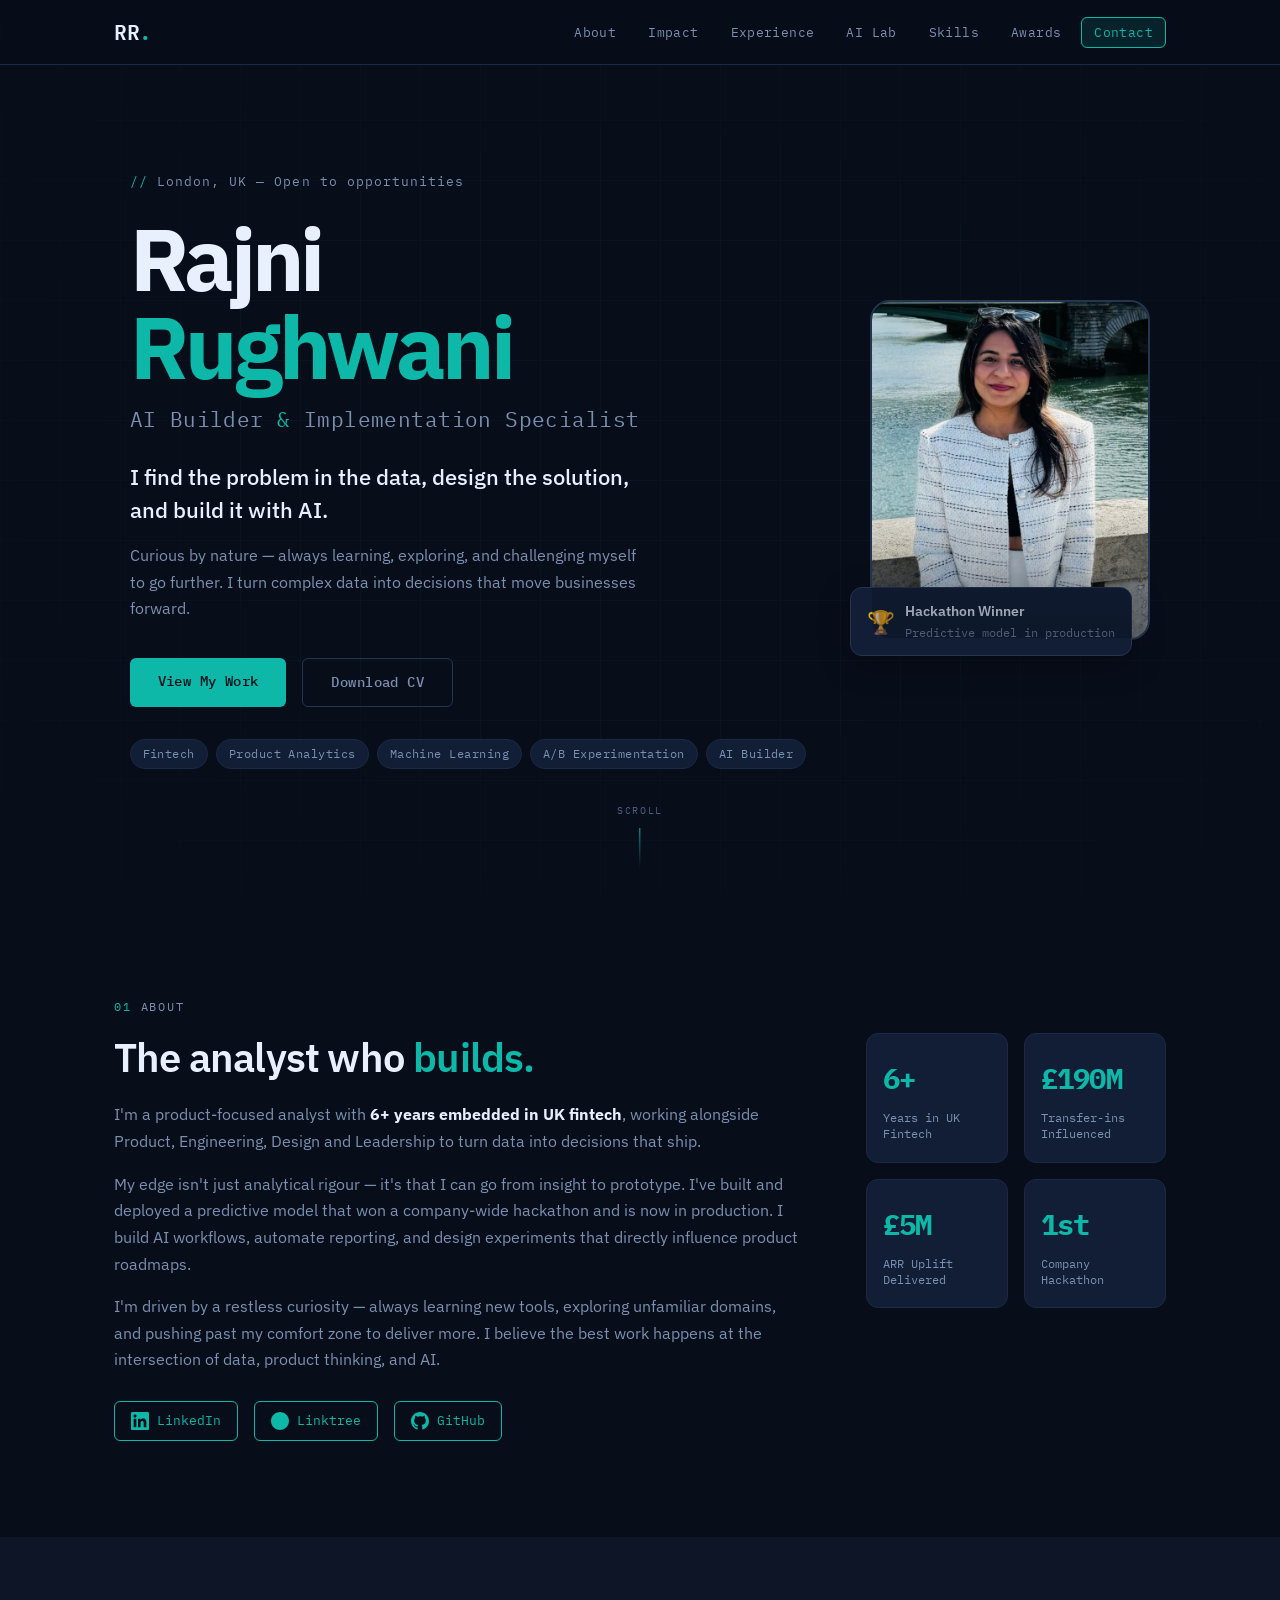
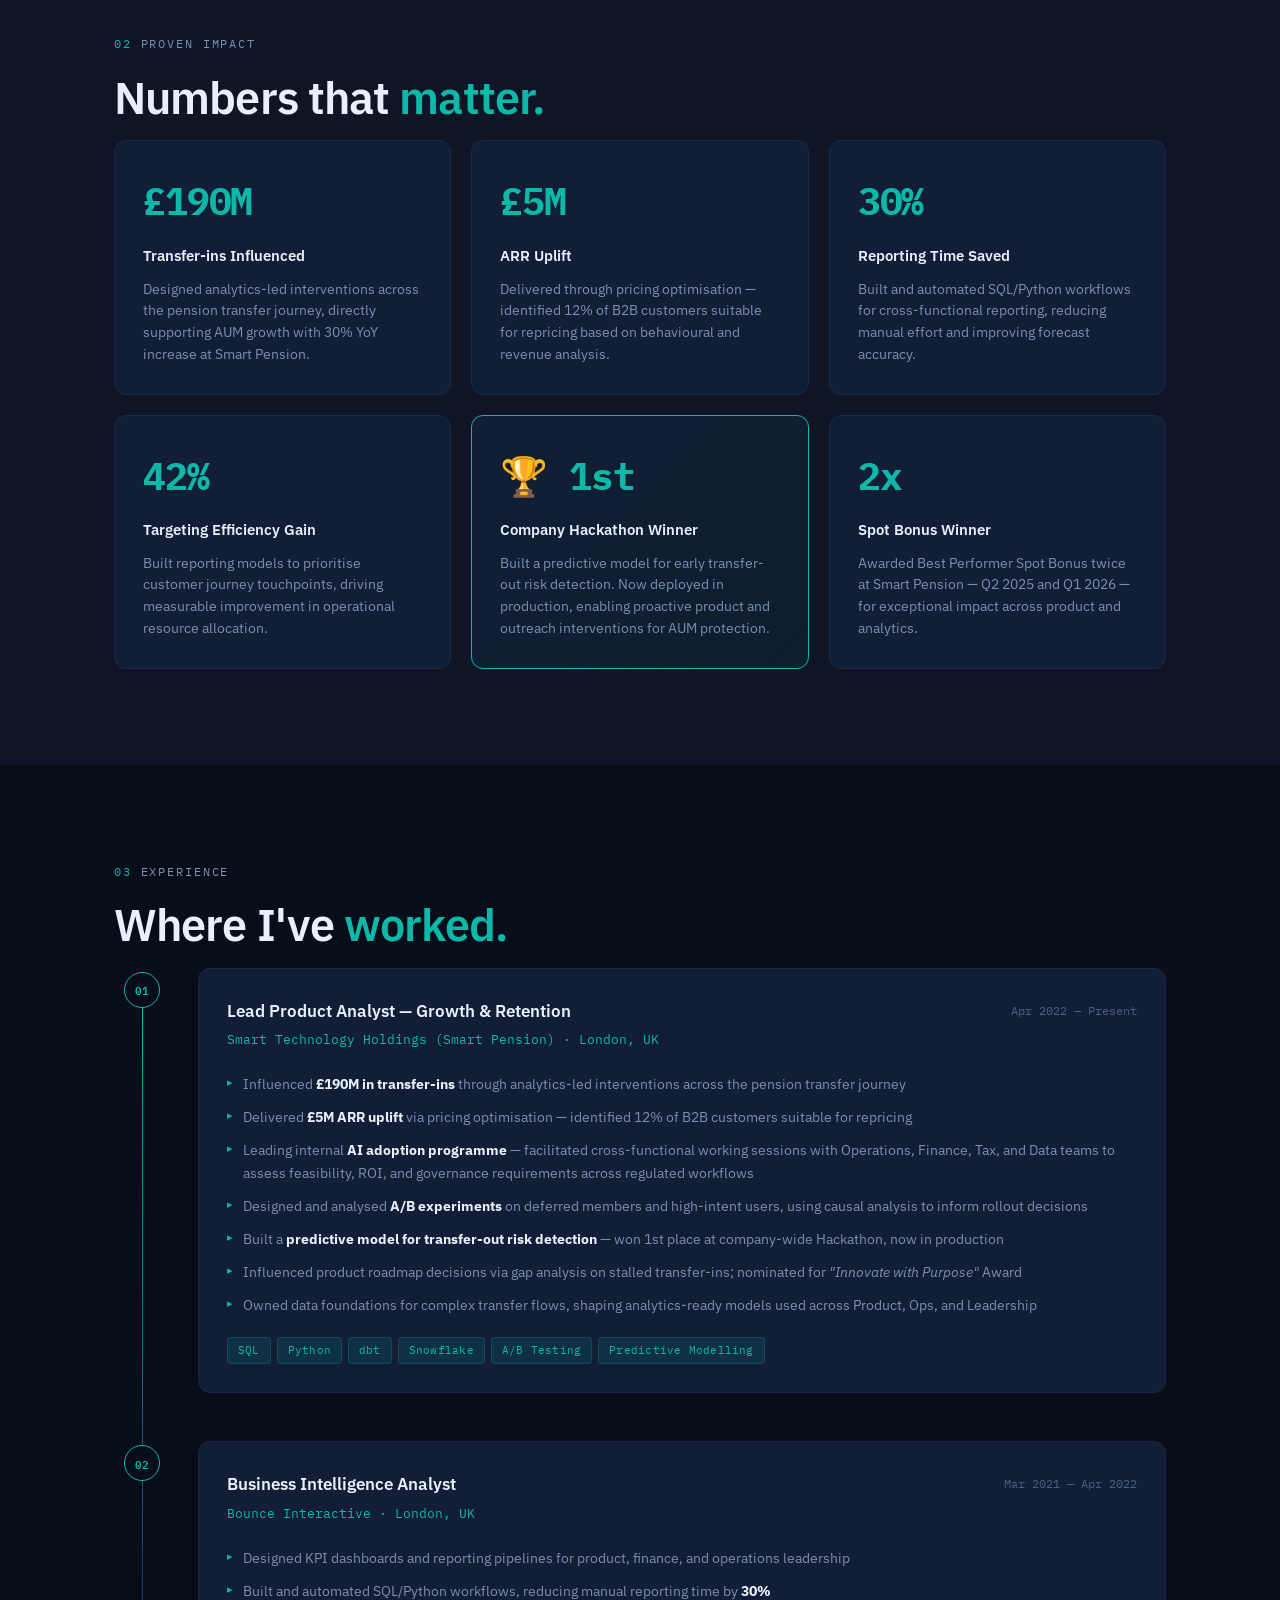
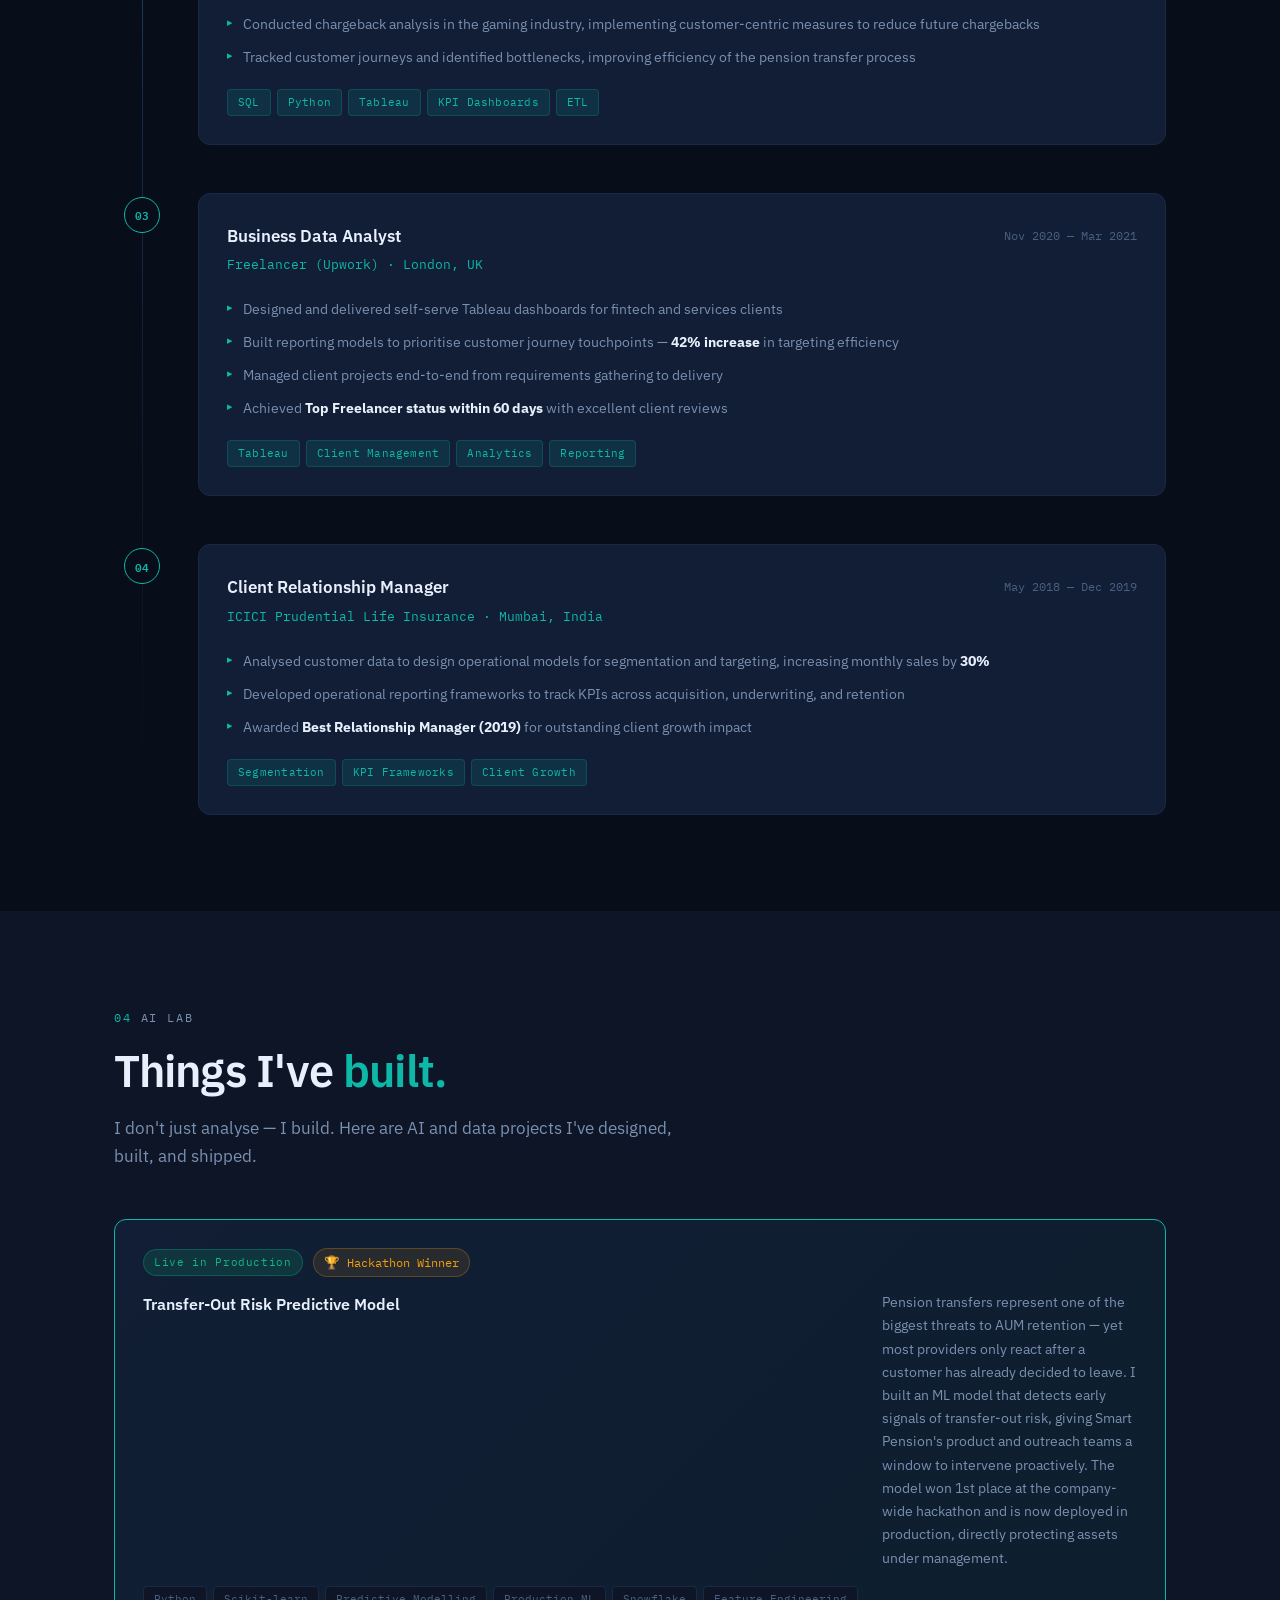
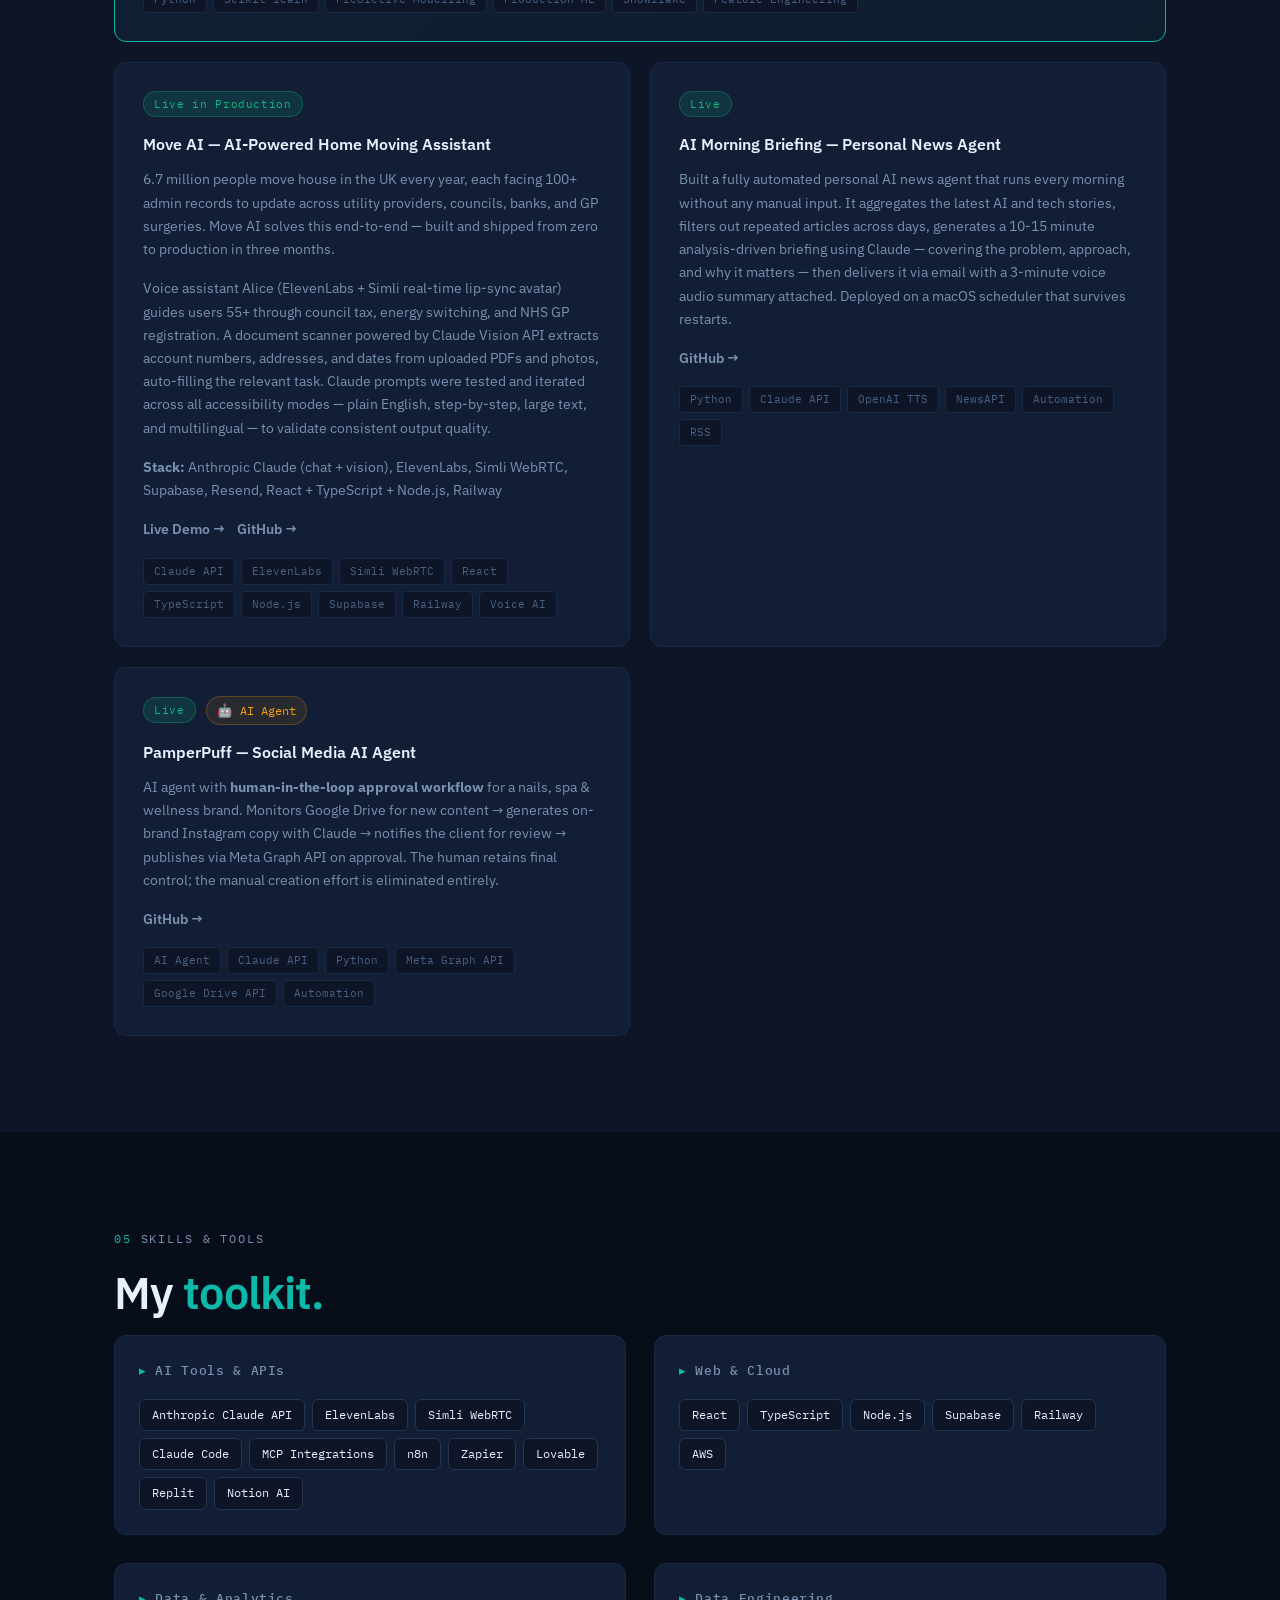
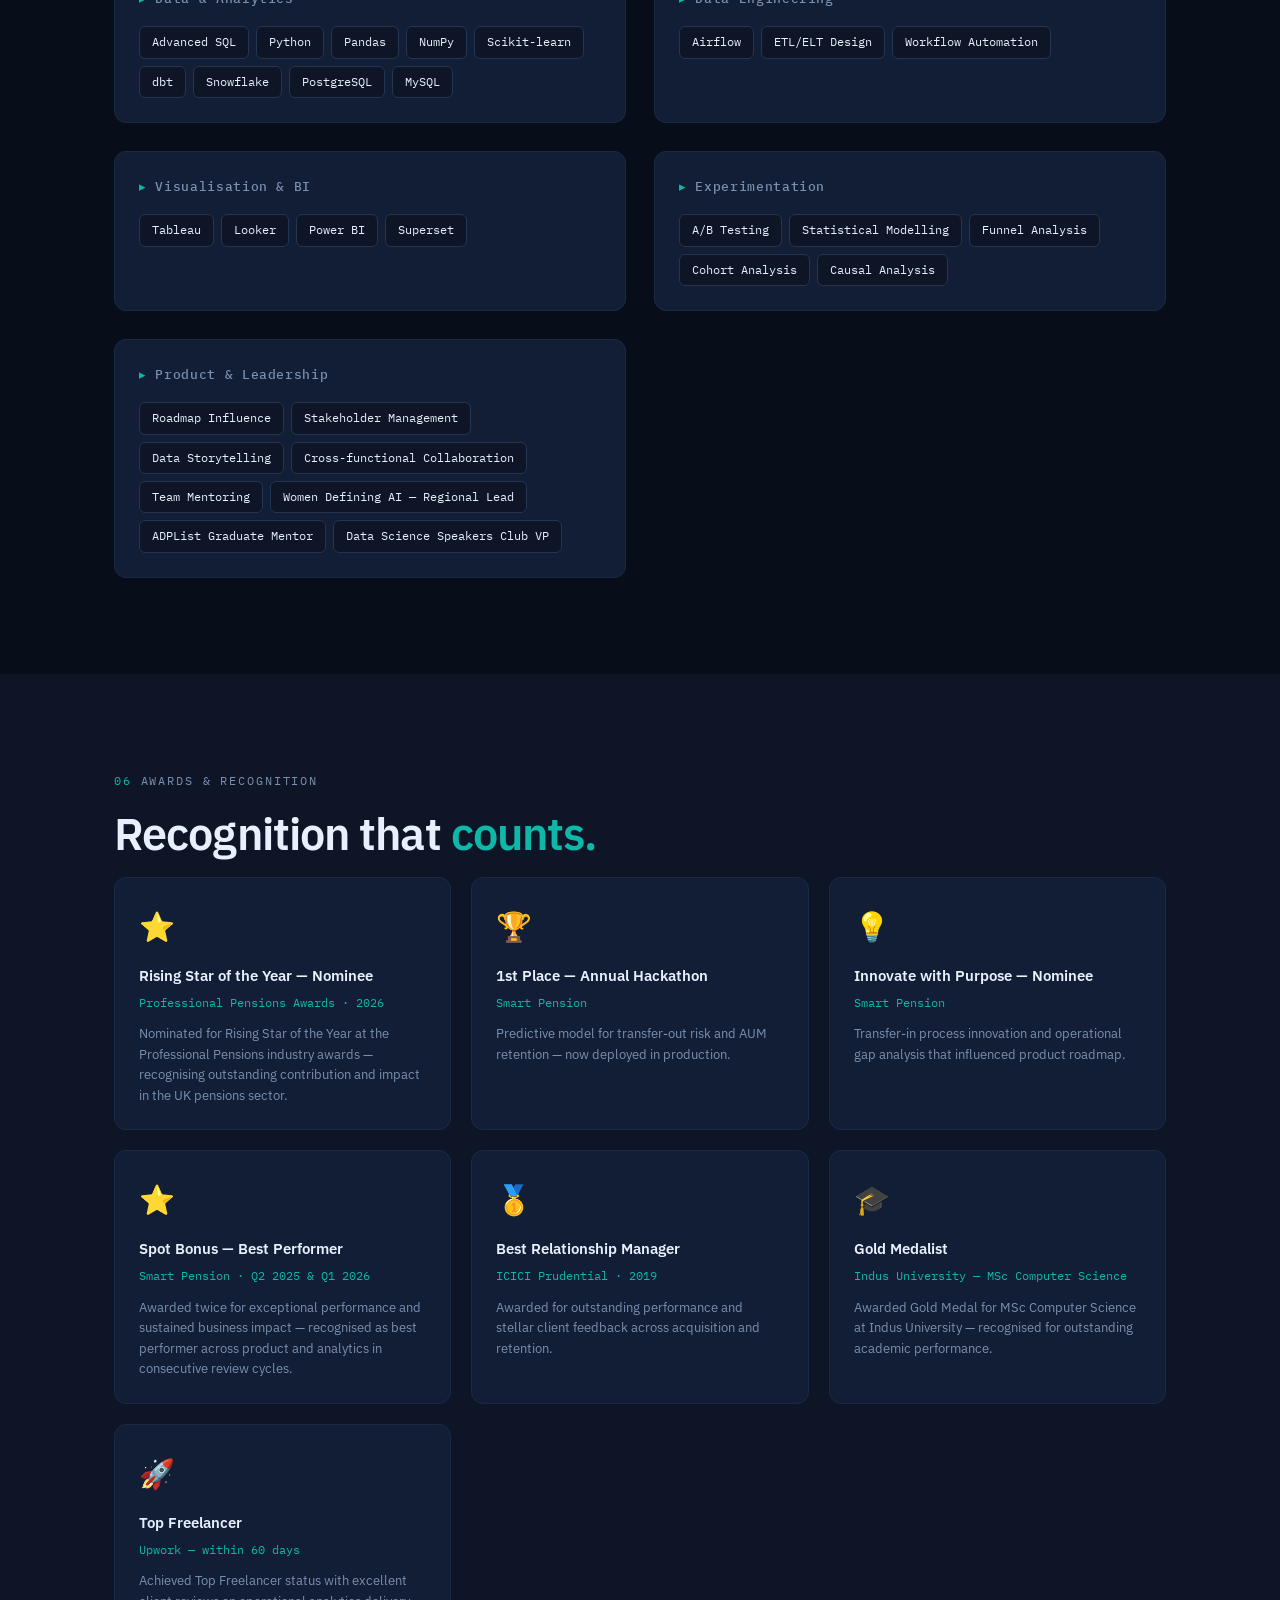
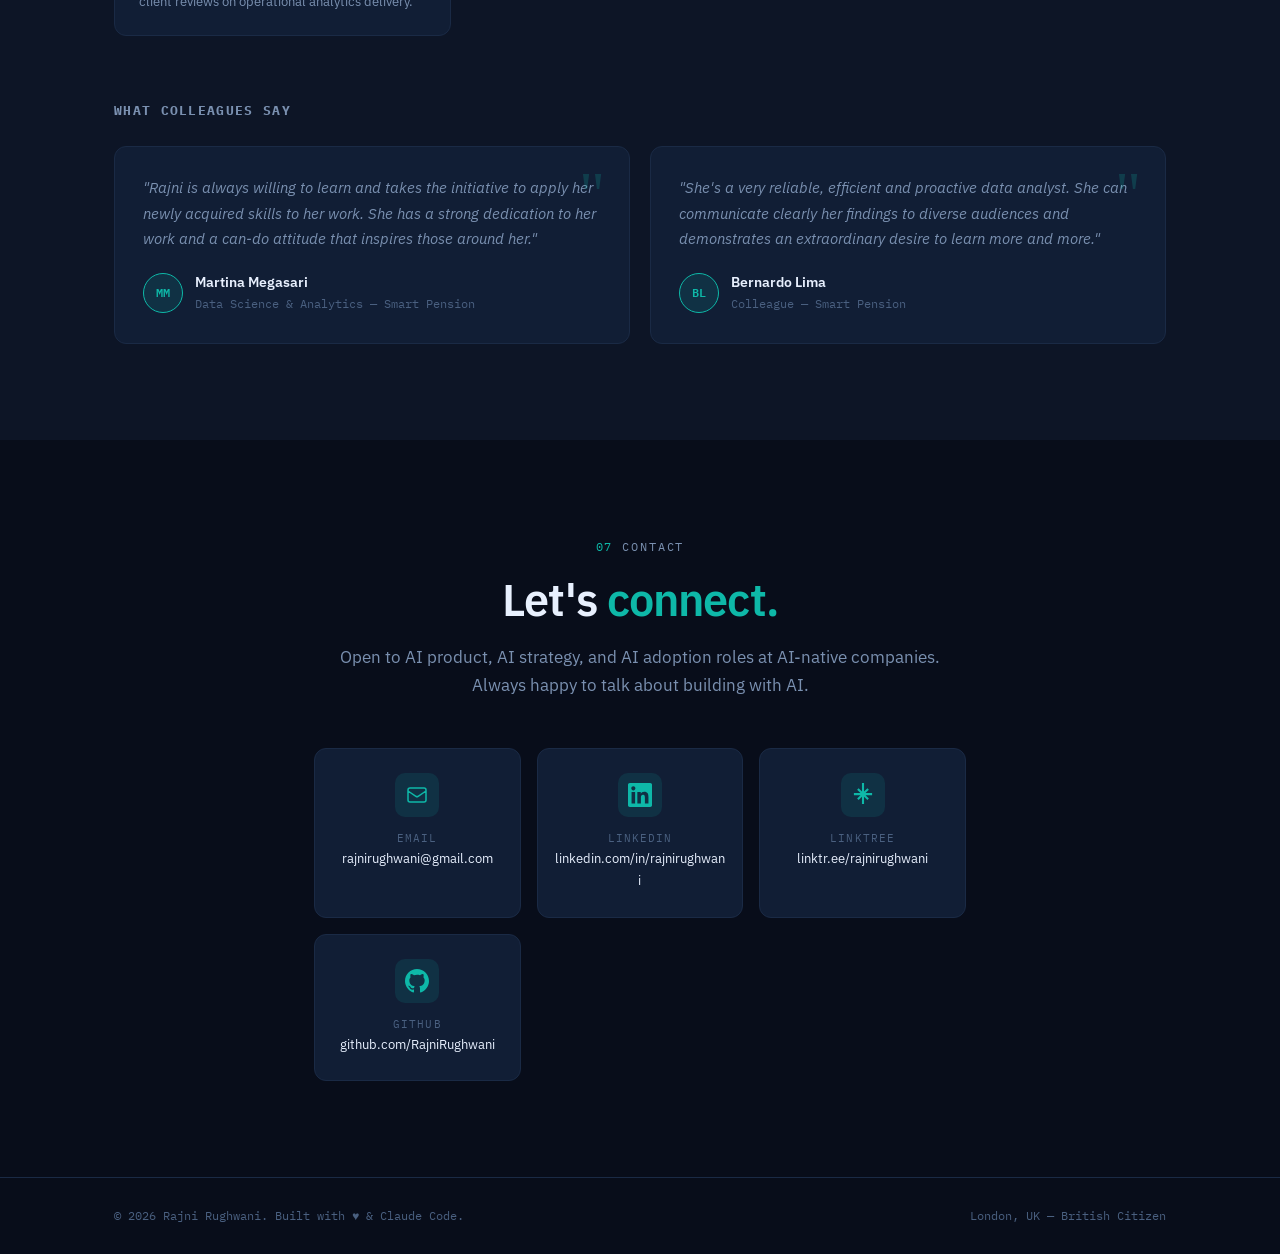
<file: index.html>
<!DOCTYPE html>
<html lang="en">
<head>
  <meta charset="UTF-8" />
  <meta name="viewport" content="width=device-width, initial-scale=1.0" />
  <title>Rajni Rughwani — AI Builder & Implementation Specialist</title>
  <meta name="description" content="Rajni Rughwani — AI Builder & Implementation Specialist. 6+ years in regulated UK fintech. Builds and implements AI in production." />
  <link rel="preconnect" href="https://fonts.googleapis.com" />
  <link rel="preconnect" href="https://fonts.gstatic.com" crossorigin />
  <link href="https://fonts.googleapis.com/css2?family=IBM+Plex+Mono:wght@300;400;500;600&family=IBM+Plex+Sans:wght@300;400;500;600;700&display=swap" rel="stylesheet" />
  <link rel="stylesheet" href="style.css" />
</head>
<body>

  <!-- NAV -->
  <nav id="navbar">
    <div class="nav-inner">
      <a href="#hero" class="nav-logo">RR<span class="accent">.</span></a>
      <button class="nav-toggle" id="navToggle" aria-label="Toggle menu">
        <span></span><span></span><span></span>
      </button>
      <ul class="nav-links" id="navLinks">
        <li><a href="#about">About</a></li>
        <li><a href="#impact">Impact</a></li>
        <li><a href="#experience">Experience</a></li>
        <li><a href="#ailab">AI Lab</a></li>
        <li><a href="#skills">Skills</a></li>
        <li><a href="#awards">Awards</a></li>
        <li><a href="#contact" class="nav-cta">Contact</a></li>
      </ul>
    </div>
  </nav>

  <!-- HERO -->
  <section id="hero">
    <div class="hero-bg-grid"></div>
    <div class="container hero-inner">
      <div class="hero-text">
        <p class="hero-eyebrow"><span class="accent">// </span>London, UK &mdash; Open to opportunities</p>
        <h1>Rajni<br /><span class="accent">Rughwani</span></h1>
        <p class="hero-title">AI Builder <span class="accent">&</span> Implementation Specialist</p>
        <p class="hero-tagline">I find the problem in the data, design the solution,<br class="hide-sm" /> and build it with AI.</p>
        <p class="hero-sub">Curious by nature &mdash; always learning, exploring, and challenging myself to go further. I turn complex data into decisions that move businesses forward.</p>
        <div class="hero-actions">
          <a href="#impact" class="btn btn-primary">View My Work</a>
          <a href="public/rajni-cv.pdf" class="btn btn-outline" download>Download CV</a>
        </div>
        <div class="hero-badges">
          <span class="badge">Fintech</span>
          <span class="badge">Product Analytics</span>
          <span class="badge">Machine Learning</span>
          <span class="badge">A/B Experimentation</span>
          <span class="badge">AI Builder</span>
        </div>
      </div>
      <div class="hero-photo">
        <div class="photo-frame">
          <img src="public/rajni.jpg" alt="Rajni Rughwani" />
        </div>
        <div class="photo-card">
          <span class="photo-card-icon">🏆</span>
          <div>
            <p class="photo-card-title">Hackathon Winner</p>
            <p class="photo-card-sub">Predictive model in production</p>
          </div>
        </div>
      </div>
    </div>
    <div class="hero-scroll">
      <span>scroll</span>
      <div class="scroll-line"></div>
    </div>
  </section>

  <!-- ABOUT -->
  <section id="about">
    <div class="container">
      <div class="section-label"><span class="accent">01 </span>About</div>
      <div class="about-grid">
        <div class="about-text">
          <h2>The analyst who <span class="accent">builds.</span></h2>
          <p>I'm a product-focused analyst with <strong>6+ years embedded in UK fintech</strong>, working alongside Product, Engineering, Design and Leadership to turn data into decisions that ship.</p>
          <p>My edge isn't just analytical rigour &mdash; it's that I can go from insight to prototype. I've built and deployed a predictive model that won a company-wide hackathon and is now in production. I build AI workflows, automate reporting, and design experiments that directly influence product roadmaps.</p>
          <p>I'm driven by a restless curiosity &mdash; always learning new tools, exploring unfamiliar domains, and pushing past my comfort zone to deliver more. I believe the best work happens at the intersection of data, product thinking, and AI.</p>
          <div class="about-links">
            <a href="https://linkedin.com/in/rajnirughwani/" target="_blank" rel="noopener" class="about-link">
              <svg width="18" height="18" viewBox="0 0 24 24" fill="currentColor"><path d="M20.447 20.452h-3.554v-5.569c0-1.328-.027-3.037-1.852-3.037-1.853 0-2.136 1.445-2.136 2.939v5.667H9.351V9h3.414v1.561h.046c.477-.9 1.637-1.85 3.37-1.85 3.601 0 4.267 2.37 4.267 5.455v6.286zM5.337 7.433c-1.144 0-2.063-.926-2.063-2.065 0-1.138.92-2.063 2.063-2.063 1.14 0 2.064.925 2.064 2.063 0 1.139-.925 2.065-2.064 2.065zm1.782 13.019H3.555V9h3.564v11.452zM22.225 0H1.771C.792 0 0 .774 0 1.729v20.542C0 23.227.792 24 1.771 24h20.451C23.2 24 24 23.227 24 22.271V1.729C24 .774 23.2 0 22.222 0h.003z"/></svg>
              LinkedIn
            </a>
            <a href="https://linktr.ee/rajnirughwani" target="_blank" rel="noopener" class="about-link">
              <svg width="18" height="18" viewBox="0 0 24 24" fill="currentColor"><path d="M7.953 15.066c-.08.163-.08.324-.08.486.08.517.528.897 1.052.897h6.15c.527 0 .974-.38 1.052-.897.002-.162-.026-.324-.08-.486L13.1 8.198h2.846l-2.79-3.066 2.79-3.066H13.1V0h-2.2v2.066H8.055l2.79 3.066-2.79 3.066H10.9l-2.947 6.868zM12 24c6.627 0 12-5.373 12-12S18.627 0 12 0 0 5.373 0 12s5.373 12 12 12z"/></svg>
              Linktree
            </a>
            <a href="https://github.com/RajniRughwani" target="_blank" rel="noopener" class="about-link">
              <svg width="18" height="18" viewBox="0 0 24 24" fill="currentColor"><path d="M12 0C5.374 0 0 5.373 0 12c0 5.302 3.438 9.8 8.207 11.387.599.111.793-.261.793-.577v-2.234c-3.338.726-4.033-1.416-4.033-1.416-.546-1.387-1.333-1.756-1.333-1.756-1.089-.745.083-.729.083-.729 1.205.084 1.839 1.237 1.839 1.237 1.07 1.834 2.807 1.304 3.492.997.107-.775.418-1.305.762-1.604-2.665-.305-5.467-1.334-5.467-5.931 0-1.311.469-2.381 1.236-3.221-.124-.303-.535-1.524.117-3.176 0 0 1.008-.322 3.301 1.23A11.509 11.509 0 0112 5.803c1.02.005 2.047.138 3.006.404 2.291-1.552 3.297-1.23 3.297-1.23.653 1.653.242 2.874.118 3.176.77.84 1.235 1.911 1.235 3.221 0 4.609-2.807 5.624-5.479 5.921.43.372.823 1.102.823 2.222v3.293c0 .319.192.694.801.576C20.566 21.797 24 17.3 24 12c0-6.627-5.373-12-12-12z"/></svg>
              GitHub
            </a>
          </div>
        </div>
        <div class="about-stats">
          <div class="stat-item">
            <span class="stat-num accent">6+</span>
            <span class="stat-label">Years in UK Fintech</span>
          </div>
          <div class="stat-item">
            <span class="stat-num accent">£190M</span>
            <span class="stat-label">Transfer-ins Influenced</span>
          </div>
          <div class="stat-item">
            <span class="stat-num accent">£5M</span>
            <span class="stat-label">ARR Uplift Delivered</span>
          </div>
          <div class="stat-item">
            <span class="stat-num accent">1st</span>
            <span class="stat-label">Company Hackathon</span>
          </div>
        </div>
      </div>
    </div>
  </section>

  <!-- IMPACT -->
  <section id="impact" class="section-dark">
    <div class="container">
      <div class="section-label"><span class="accent">02 </span>Proven Impact</div>
      <h2 class="section-title">Numbers that <span class="accent">matter.</span></h2>
      <div class="impact-grid">
        <div class="impact-card">
          <div class="impact-num">£190M</div>
          <div class="impact-title">Transfer-ins Influenced</div>
          <div class="impact-desc">Designed analytics-led interventions across the pension transfer journey, directly supporting AUM growth with 30% YoY increase at Smart Pension.</div>
        </div>
        <div class="impact-card">
          <div class="impact-num">£5M</div>
          <div class="impact-title">ARR Uplift</div>
          <div class="impact-desc">Delivered through pricing optimisation — identified 12% of B2B customers suitable for repricing based on behavioural and revenue analysis.</div>
        </div>
        <div class="impact-card">
          <div class="impact-num">30%</div>
          <div class="impact-title">Reporting Time Saved</div>
          <div class="impact-desc">Built and automated SQL/Python workflows for cross-functional reporting, reducing manual effort and improving forecast accuracy.</div>
        </div>
        <div class="impact-card">
          <div class="impact-num">42%</div>
          <div class="impact-title">Targeting Efficiency Gain</div>
          <div class="impact-desc">Built reporting models to prioritise customer journey touchpoints, driving measurable improvement in operational resource allocation.</div>
        </div>
        <div class="impact-card impact-card-highlight">
          <div class="impact-num">🏆 1st</div>
          <div class="impact-title">Company Hackathon Winner</div>
          <div class="impact-desc">Built a predictive model for early transfer-out risk detection. Now deployed in production, enabling proactive product and outreach interventions for AUM protection.</div>
        </div>
        <div class="impact-card">
          <div class="impact-num">2x</div>
          <div class="impact-title">Spot Bonus Winner</div>
          <div class="impact-desc">Awarded Best Performer Spot Bonus twice at Smart Pension — Q2 2025 and Q1 2026 — for exceptional impact across product and analytics.</div>
        </div>
      </div>
    </div>
  </section>

  <!-- EXPERIENCE -->
  <section id="experience">
    <div class="container">
      <div class="section-label"><span class="accent">03 </span>Experience</div>
      <h2 class="section-title">Where I've <span class="accent">worked.</span></h2>
      <div class="timeline">

        <div class="timeline-item">
          <div class="timeline-marker">
            <span class="timeline-num">01</span>
          </div>
          <div class="timeline-content">
            <div class="timeline-header">
              <div>
                <h3 class="timeline-role">Lead Product Analyst — Growth & Retention</h3>
                <p class="timeline-company">Smart Technology Holdings (Smart Pension) &middot; London, UK</p>
              </div>
              <span class="timeline-date">Apr 2022 — Present</span>
            </div>
            <ul class="timeline-bullets">
              <li>Influenced <strong>£190M in transfer-ins</strong> through analytics-led interventions across the pension transfer journey</li>
              <li>Delivered <strong>£5M ARR uplift</strong> via pricing optimisation — identified 12% of B2B customers suitable for repricing</li>
              <li>Leading internal <strong>AI adoption programme</strong> — facilitated cross-functional working sessions with Operations, Finance, Tax, and Data teams to assess feasibility, ROI, and governance requirements across regulated workflows</li>
              <li>Designed and analysed <strong>A/B experiments</strong> on deferred members and high-intent users, using causal analysis to inform rollout decisions</li>
              <li>Built a <strong>predictive model for transfer-out risk detection</strong> — won 1st place at company-wide Hackathon, now in production</li>
              <li>Influenced product roadmap decisions via gap analysis on stalled transfer-ins; nominated for <em>"Innovate with Purpose"</em> Award</li>
              <li>Owned data foundations for complex transfer flows, shaping analytics-ready models used across Product, Ops, and Leadership</li>
            </ul>
            <div class="timeline-tags">
              <span>SQL</span><span>Python</span><span>dbt</span><span>Snowflake</span><span>A/B Testing</span><span>Predictive Modelling</span>
            </div>
          </div>
        </div>

        <div class="timeline-item">
          <div class="timeline-marker">
            <span class="timeline-num">02</span>
          </div>
          <div class="timeline-content">
            <div class="timeline-header">
              <div>
                <h3 class="timeline-role">Business Intelligence Analyst</h3>
                <p class="timeline-company">Bounce Interactive &middot; London, UK</p>
              </div>
              <span class="timeline-date">Mar 2021 — Apr 2022</span>
            </div>
            <ul class="timeline-bullets">
              <li>Designed KPI dashboards and reporting pipelines for product, finance, and operations leadership</li>
              <li>Built and automated SQL/Python workflows, reducing manual reporting time by <strong>30%</strong></li>
              <li>Conducted chargeback analysis in the gaming industry, implementing customer-centric measures to reduce future chargebacks</li>
              <li>Tracked customer journeys and identified bottlenecks, improving efficiency of the pension transfer process</li>
            </ul>
            <div class="timeline-tags">
              <span>SQL</span><span>Python</span><span>Tableau</span><span>KPI Dashboards</span><span>ETL</span>
            </div>
          </div>
        </div>

        <div class="timeline-item">
          <div class="timeline-marker">
            <span class="timeline-num">03</span>
          </div>
          <div class="timeline-content">
            <div class="timeline-header">
              <div>
                <h3 class="timeline-role">Business Data Analyst</h3>
                <p class="timeline-company">Freelancer (Upwork) &middot; London, UK</p>
              </div>
              <span class="timeline-date">Nov 2020 — Mar 2021</span>
            </div>
            <ul class="timeline-bullets">
              <li>Designed and delivered self-serve Tableau dashboards for fintech and services clients</li>
              <li>Built reporting models to prioritise customer journey touchpoints — <strong>42% increase</strong> in targeting efficiency</li>
              <li>Managed client projects end-to-end from requirements gathering to delivery</li>
              <li>Achieved <strong>Top Freelancer status within 60 days</strong> with excellent client reviews</li>
            </ul>
            <div class="timeline-tags">
              <span>Tableau</span><span>Client Management</span><span>Analytics</span><span>Reporting</span>
            </div>
          </div>
        </div>

        <div class="timeline-item">
          <div class="timeline-marker">
            <span class="timeline-num">04</span>
          </div>
          <div class="timeline-content">
            <div class="timeline-header">
              <div>
                <h3 class="timeline-role">Client Relationship Manager</h3>
                <p class="timeline-company">ICICI Prudential Life Insurance &middot; Mumbai, India</p>
              </div>
              <span class="timeline-date">May 2018 — Dec 2019</span>
            </div>
            <ul class="timeline-bullets">
              <li>Analysed customer data to design operational models for segmentation and targeting, increasing monthly sales by <strong>30%</strong></li>
              <li>Developed operational reporting frameworks to track KPIs across acquisition, underwriting, and retention</li>
              <li>Awarded <strong>Best Relationship Manager (2019)</strong> for outstanding client growth impact</li>
            </ul>
            <div class="timeline-tags">
              <span>Segmentation</span><span>KPI Frameworks</span><span>Client Growth</span>
            </div>
          </div>
        </div>

      </div>
    </div>
  </section>

  <!-- AI LAB -->
  <section id="ailab" class="section-dark">
    <div class="container">
      <div class="section-label"><span class="accent">04 </span>AI Lab</div>
      <h2 class="section-title">Things I've <span class="accent">built.</span></h2>
      <p class="section-sub">I don't just analyse — I build. Here are AI and data projects I've designed, built, and shipped.</p>
      <div class="lab-grid">

        <div class="lab-card lab-card-featured">
          <div class="lab-card-top">
            <span class="lab-status lab-status-live">Live in Production</span>
            <span class="lab-award">🏆 Hackathon Winner</span>
          </div>
          <h3>Transfer-Out Risk Predictive Model</h3>
          <p>Pension transfers represent one of the biggest threats to AUM retention — yet most providers only react after a customer has already decided to leave. I built an ML model that detects early signals of transfer-out risk, giving Smart Pension's product and outreach teams a window to intervene proactively. The model won 1st place at the company-wide hackathon and is now deployed in production, directly protecting assets under management.</p>
          <div class="lab-tags">
            <span>Python</span><span>Scikit-learn</span><span>Predictive Modelling</span><span>Production ML</span><span>Snowflake</span><span>Feature Engineering</span>
          </div>
        </div>

        <div class="lab-card">
          <div class="lab-card-top">
            <span class="lab-status lab-status-live">Live in Production</span>
          </div>
          <h3>Move AI — AI-Powered Home Moving Assistant</h3>
          <p>6.7 million people move house in the UK every year, each facing 100+ admin records to update across utility providers, councils, banks, and GP surgeries. Move AI solves this end-to-end — built and shipped from zero to production in three months.</p>
          <p>Voice assistant Alice (ElevenLabs + Simli real-time lip-sync avatar) guides users 55+ through council tax, energy switching, and NHS GP registration. A document scanner powered by Claude Vision API extracts account numbers, addresses, and dates from uploaded PDFs and photos, auto-filling the relevant task. Claude prompts were tested and iterated across all accessibility modes — plain English, step-by-step, large text, and multilingual — to validate consistent output quality.</p>
          <p style="margin-top:0.75rem"><strong>Stack:</strong> Anthropic Claude (chat + vision), ElevenLabs, Simli WebRTC, Supabase, Resend, React + TypeScript + Node.js, Railway</p>
          <p style="margin-top:0.5rem">
            <a href="https://move-ai-production-fd45.up.railway.app" target="_blank" rel="noopener" style="color:var(--accent);text-decoration:none;font-weight:600">Live Demo →</a>
            &nbsp;&nbsp;
            <a href="https://github.com/RajniRughwani/move-ai-portfolio" target="_blank" rel="noopener" style="color:var(--accent);text-decoration:none;font-weight:600">GitHub →</a>
          </p>
          <div class="lab-tags">
            <span>Claude API</span><span>ElevenLabs</span><span>Simli WebRTC</span><span>React</span><span>TypeScript</span><span>Node.js</span><span>Supabase</span><span>Railway</span><span>Voice AI</span>
          </div>
        </div>

        <div class="lab-card">
          <div class="lab-card-top">
            <span class="lab-status lab-status-live">Live</span>
          </div>
          <h3>AI Morning Briefing — Personal News Agent</h3>
          <p>Built a fully automated personal AI news agent that runs every morning without any manual input. It aggregates the latest AI and tech stories, filters out repeated articles across days, generates a 10-15 minute analysis-driven briefing using Claude — covering the problem, approach, and why it matters — then delivers it via email with a 3-minute voice audio summary attached. Deployed on a macOS scheduler that survives restarts.</p>
          <p style="margin-top:0.5rem">
            <a href="https://github.com/RajniRughwani/morning-briefing" target="_blank" rel="noopener" style="color:var(--accent);text-decoration:none;font-weight:600">GitHub →</a>
          </p>
          <div class="lab-tags">
            <span>Python</span><span>Claude API</span><span>OpenAI TTS</span><span>NewsAPI</span><span>Automation</span><span>RSS</span>
          </div>
        </div>

        <div class="lab-card">
          <div class="lab-card-top">
            <span class="lab-status lab-status-live">Live</span>
            <span class="lab-award">🤖 AI Agent</span>
          </div>
          <h3>PamperPuff — Social Media AI Agent</h3>
          <p>AI agent with <strong>human-in-the-loop approval workflow</strong> for a nails, spa &amp; wellness brand. Monitors Google Drive for new content → generates on-brand Instagram copy with Claude → notifies the client for review → publishes via Meta Graph API on approval. The human retains final control; the manual creation effort is eliminated entirely.</p>
          <p style="margin-top:0.5rem">
            <a href="https://github.com/RajniRughwani/pamperpuff-social" target="_blank" rel="noopener" style="color:var(--accent);text-decoration:none;font-weight:600">GitHub →</a>
          </p>
          <div class="lab-tags">
            <span>AI Agent</span><span>Claude API</span><span>Python</span><span>Meta Graph API</span><span>Google Drive API</span><span>Automation</span>
          </div>
        </div>

      </div>
    </div>
  </section>

  <!-- SKILLS -->
  <section id="skills">
    <div class="container">
      <div class="section-label"><span class="accent">05 </span>Skills & Tools</div>
      <h2 class="section-title">My <span class="accent">toolkit.</span></h2>
      <div class="skills-grid">

        <div class="skill-group">
          <h3 class="skill-group-title"><span class="accent">▸</span> AI Tools &amp; APIs</h3>
          <div class="skill-pills">
            <span>Anthropic Claude API</span><span>ElevenLabs</span><span>Simli WebRTC</span><span>Claude Code</span><span>MCP Integrations</span><span>n8n</span><span>Zapier</span><span>Lovable</span><span>Replit</span><span>Notion AI</span>
          </div>
        </div>

        <div class="skill-group">
          <h3 class="skill-group-title"><span class="accent">▸</span> Web &amp; Cloud</h3>
          <div class="skill-pills">
            <span>React</span><span>TypeScript</span><span>Node.js</span><span>Supabase</span><span>Railway</span><span>AWS</span>
          </div>
        </div>

        <div class="skill-group">
          <h3 class="skill-group-title"><span class="accent">▸</span> Data & Analytics</h3>
          <div class="skill-pills">
            <span>Advanced SQL</span><span>Python</span><span>Pandas</span><span>NumPy</span><span>Scikit-learn</span><span>dbt</span><span>Snowflake</span><span>PostgreSQL</span><span>MySQL</span>
          </div>
        </div>

        <div class="skill-group">
          <h3 class="skill-group-title"><span class="accent">▸</span> Data Engineering</h3>
          <div class="skill-pills">
            <span>Airflow</span><span>ETL/ELT Design</span><span>Workflow Automation</span>
          </div>
        </div>

        <div class="skill-group">
          <h3 class="skill-group-title"><span class="accent">▸</span> Visualisation & BI</h3>
          <div class="skill-pills">
            <span>Tableau</span><span>Looker</span><span>Power BI</span><span>Superset</span>
          </div>
        </div>

        <div class="skill-group">
          <h3 class="skill-group-title"><span class="accent">▸</span> Experimentation</h3>
          <div class="skill-pills">
            <span>A/B Testing</span><span>Statistical Modelling</span><span>Funnel Analysis</span><span>Cohort Analysis</span><span>Causal Analysis</span>
          </div>
        </div>

        <div class="skill-group">
          <h3 class="skill-group-title"><span class="accent">▸</span> Product & Leadership</h3>
          <div class="skill-pills">
            <span>Roadmap Influence</span><span>Stakeholder Management</span><span>Data Storytelling</span><span>Cross-functional Collaboration</span><span>Team Mentoring</span><span>Women Defining AI — Regional Lead</span><span>ADPList Graduate Mentor</span><span>Data Science Speakers Club VP</span>
          </div>
        </div>

      </div>
    </div>
  </section>

  <!-- AWARDS -->
  <section id="awards" class="section-dark">
    <div class="container">
      <div class="section-label"><span class="accent">06 </span>Awards & Recognition</div>
      <h2 class="section-title">Recognition that <span class="accent">counts.</span></h2>
      <div class="awards-grid">
        <div class="award-card">
          <div class="award-icon">⭐</div>
          <h3>Rising Star of the Year — Nominee</h3>
          <p class="award-org">Professional Pensions Awards · 2026</p>
          <p class="award-desc">Nominated for Rising Star of the Year at the Professional Pensions industry awards — recognising outstanding contribution and impact in the UK pensions sector.</p>
        </div>
        <div class="award-card">
          <div class="award-icon">🏆</div>
          <h3>1st Place — Annual Hackathon</h3>
          <p class="award-org">Smart Pension</p>
          <p class="award-desc">Predictive model for transfer-out risk and AUM retention — now deployed in production.</p>
        </div>
        <div class="award-card">
          <div class="award-icon">💡</div>
          <h3>Innovate with Purpose — Nominee</h3>
          <p class="award-org">Smart Pension</p>
          <p class="award-desc">Transfer-in process innovation and operational gap analysis that influenced product roadmap.</p>
        </div>
        <div class="award-card">
          <div class="award-icon">⭐</div>
          <h3>Spot Bonus — Best Performer</h3>
          <p class="award-org">Smart Pension · Q2 2025 &amp; Q1 2026</p>
          <p class="award-desc">Awarded twice for exceptional performance and sustained business impact — recognised as best performer across product and analytics in consecutive review cycles.</p>
        </div>
        <div class="award-card">
          <div class="award-icon">🥇</div>
          <h3>Best Relationship Manager</h3>
          <p class="award-org">ICICI Prudential · 2019</p>
          <p class="award-desc">Awarded for outstanding performance and stellar client feedback across acquisition and retention.</p>
        </div>
        <div class="award-card">
          <div class="award-icon">🎓</div>
          <h3>Gold Medalist</h3>
          <p class="award-org">Indus University — MSc Computer Science</p>
          <p class="award-desc">Awarded Gold Medal for MSc Computer Science at Indus University — recognised for outstanding academic performance.</p>
        </div>
        <div class="award-card">
          <div class="award-icon">🚀</div>
          <h3>Top Freelancer</h3>
          <p class="award-org">Upwork — within 60 days</p>
          <p class="award-desc">Achieved Top Freelancer status with excellent client reviews on operational analytics delivery.</p>
        </div>
      </div>

      <!-- TESTIMONIALS -->
      <div class="testimonials">
        <h3 class="testimonials-title">What colleagues say</h3>
        <div class="testimonials-grid">
          <div class="testimonial-card">
            <p class="testimonial-text">"Rajni is always willing to learn and takes the initiative to apply her newly acquired skills to her work. She has a strong dedication to her work and a can-do attitude that inspires those around her."</p>
            <div class="testimonial-author">
              <div class="testimonial-avatar">MM</div>
              <div>
                <p class="testimonial-name">Martina Megasari</p>
                <p class="testimonial-role">Data Science & Analytics — Smart Pension</p>
              </div>
            </div>
          </div>
          <div class="testimonial-card">
            <p class="testimonial-text">"She's a very reliable, efficient and proactive data analyst. She can communicate clearly her findings to diverse audiences and demonstrates an extraordinary desire to learn more and more."</p>
            <div class="testimonial-author">
              <div class="testimonial-avatar">BL</div>
              <div>
                <p class="testimonial-name">Bernardo Lima</p>
                <p class="testimonial-role">Colleague — Smart Pension</p>
              </div>
            </div>
          </div>
        </div>
      </div>
    </div>
  </section>

  <!-- CONTACT -->
  <section id="contact">
    <div class="container contact-inner">
      <div class="section-label"><span class="accent">07 </span>Contact</div>
      <h2 class="section-title">Let's <span class="accent">connect.</span></h2>
      <p class="contact-sub">Open to AI product, AI strategy, and AI adoption roles at AI-native companies. Always happy to talk about building with AI.</p>
      <div class="contact-options">
        <a href="mailto:rajnirughwani@gmail.com" class="contact-card">
          <div class="contact-icon">
            <svg width="24" height="24" viewBox="0 0 24 24" fill="none" stroke="currentColor" stroke-width="1.5"><path d="M3 8l7.89 5.26a2 2 0 002.22 0L21 8M5 19h14a2 2 0 002-2V7a2 2 0 00-2-2H5a2 2 0 00-2 2v10a2 2 0 002 2z"/></svg>
          </div>
          <div>
            <p class="contact-label">Email</p>
            <p class="contact-value">rajnirughwani@gmail.com</p>
          </div>
        </a>
        <a href="https://linkedin.com/in/rajnirughwani/" target="_blank" rel="noopener" class="contact-card">
          <div class="contact-icon">
            <svg width="24" height="24" viewBox="0 0 24 24" fill="currentColor"><path d="M20.447 20.452h-3.554v-5.569c0-1.328-.027-3.037-1.852-3.037-1.853 0-2.136 1.445-2.136 2.939v5.667H9.351V9h3.414v1.561h.046c.477-.9 1.637-1.85 3.37-1.85 3.601 0 4.267 2.37 4.267 5.455v6.286zM5.337 7.433c-1.144 0-2.063-.926-2.063-2.065 0-1.138.92-2.063 2.063-2.063 1.14 0 2.064.925 2.064 2.063 0 1.139-.925 2.065-2.064 2.065zm1.782 13.019H3.555V9h3.564v11.452zM22.225 0H1.771C.792 0 0 .774 0 1.729v20.542C0 23.227.792 24 1.771 24h20.451C23.2 24 24 23.227 24 22.271V1.729C24 .774 23.2 0 22.222 0h.003z"/></svg>
          </div>
          <div>
            <p class="contact-label">LinkedIn</p>
            <p class="contact-value">linkedin.com/in/rajnirughwani</p>
          </div>
        </a>
        <a href="https://linktr.ee/rajnirughwani" target="_blank" rel="noopener" class="contact-card">
          <div class="contact-icon">
            <svg width="24" height="24" viewBox="0 0 24 24" fill="currentColor"><path d="M13.051 0h-2.1v8.555L7.622 5.229l-1.485 1.486 3.326 3.328H2.9v2.1h6.563l-3.326 3.327 1.485 1.487 3.33-3.327V21h2.1v-7.37l3.327 3.327 1.486-1.487-3.327-3.327H21.1v-2.1h-6.563l3.327-3.328L16.378 5.23l-3.327 3.326V0z"/></svg>
          </div>
          <div>
            <p class="contact-label">Linktree</p>
            <p class="contact-value">linktr.ee/rajnirughwani</p>
          </div>
        </a>
        <a href="https://github.com/RajniRughwani" target="_blank" rel="noopener" class="contact-card">
          <div class="contact-icon">
            <svg width="24" height="24" viewBox="0 0 24 24" fill="currentColor"><path d="M12 0C5.374 0 0 5.373 0 12c0 5.302 3.438 9.8 8.207 11.387.599.111.793-.261.793-.577v-2.234c-3.338.726-4.033-1.416-4.033-1.416-.546-1.387-1.333-1.756-1.333-1.756-1.089-.745.083-.729.083-.729 1.205.084 1.839 1.237 1.839 1.237 1.07 1.834 2.807 1.304 3.492.997.107-.775.418-1.305.762-1.604-2.665-.305-5.467-1.334-5.467-5.931 0-1.311.469-2.381 1.236-3.221-.124-.303-.535-1.524.117-3.176 0 0 1.008-.322 3.301 1.23A11.509 11.509 0 0112 5.803c1.02.005 2.047.138 3.006.404 2.291-1.552 3.297-1.23 3.297-1.23.653 1.653.242 2.874.118 3.176.77.84 1.235 1.911 1.235 3.221 0 4.609-2.807 5.624-5.479 5.921.43.372.823 1.102.823 2.222v3.293c0 .319.192.694.801.576C20.566 21.797 24 17.3 24 12c0-6.627-5.373-12-12-12z"/></svg>
          </div>
          <div>
            <p class="contact-label">GitHub</p>
            <p class="contact-value">github.com/RajniRughwani</p>
          </div>
        </a>
      </div>
    </div>
  </section>

  <!-- FOOTER -->
  <footer>
    <div class="container footer-inner">
      <p>© 2026 Rajni Rughwani. Built with ♥ &amp; Claude Code.</p>
      <p>London, UK &mdash; British Citizen</p>
    </div>
  </footer>

  <script src="script.js"></script>
</body>
</html>
</file>
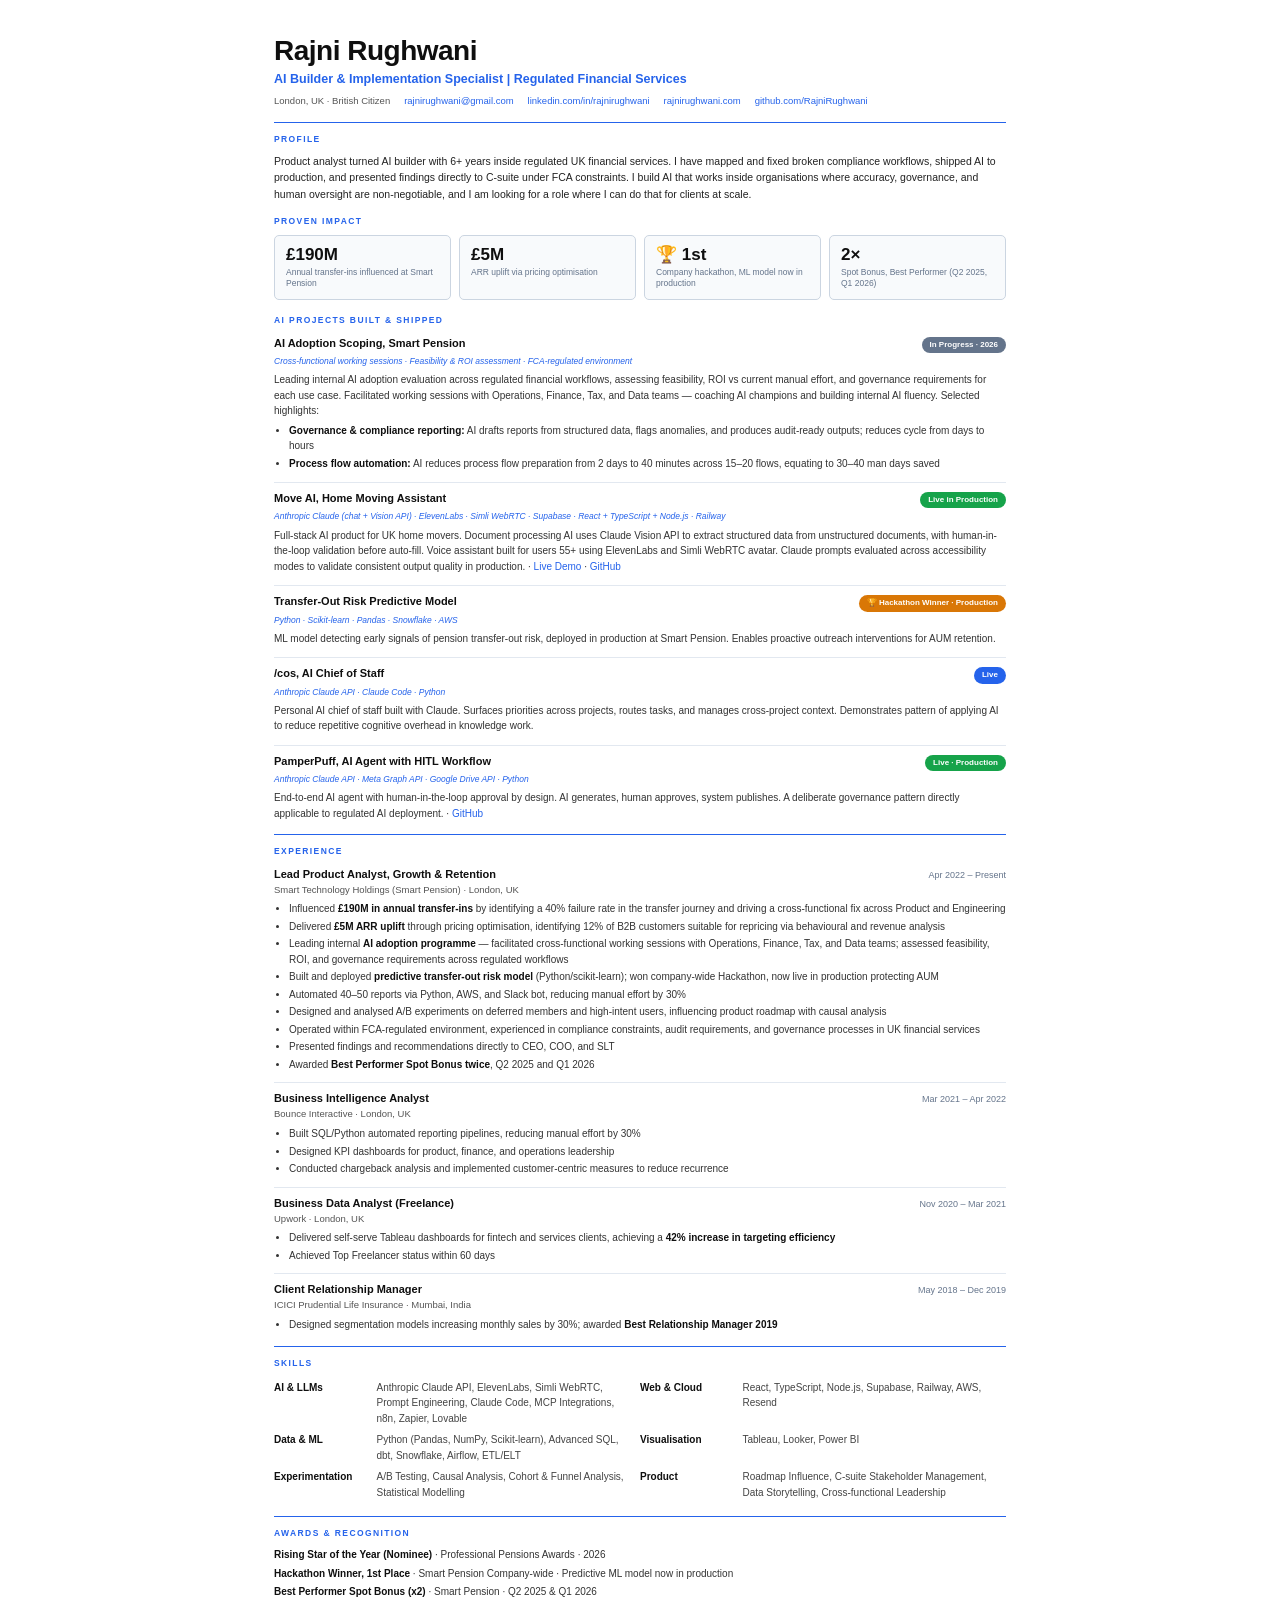
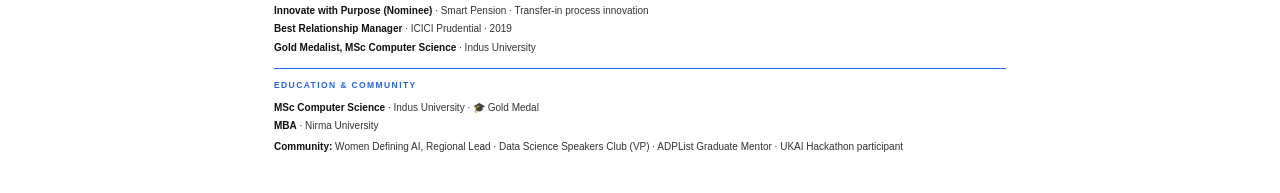
<file: rajni-cv.html>
<!DOCTYPE html>
<html lang="en">
<head>
  <meta charset="UTF-8" />
  <meta name="viewport" content="width=device-width, initial-scale=1.0" />
  <title>Rajni Rughwani — CV</title>
  <style>
    * { margin: 0; padding: 0; box-sizing: border-box; }

    body {
      font-family: 'Helvetica Neue', Arial, sans-serif;
      font-size: 10.5px;
      line-height: 1.55;
      color: #1a1a1a;
      background: #fff;
      padding: 36px 44px;
      max-width: 820px;
      margin: 0 auto;
    }

    a { color: #2563eb; text-decoration: none; }

    /* ── HEADER ── */
    .name {
      font-size: 28px;
      font-weight: 700;
      letter-spacing: -0.5px;
      color: #0f0f0f;
      line-height: 1.1;
    }
    .title-line {
      font-size: 12.5px;
      font-weight: 600;
      color: #2563eb;
      margin-top: 3px;
    }
    .contact-line {
      margin-top: 5px;
      font-size: 9.5px;
      color: #555;
      display: flex;
      flex-wrap: wrap;
      gap: 14px;
      align-items: center;
    }

    /* ── DIVIDER ── */
    hr {
      border: none;
      border-top: 1.5px solid #2563eb;
      margin: 13px 0 10px;
    }
    hr.thin {
      border-top: 0.75px solid #e2e8f0;
      margin: 8px 0 7px;
    }

    /* ── SECTION HEADING ── */
    .sh {
      font-size: 8.5px;
      font-weight: 700;
      text-transform: uppercase;
      letter-spacing: 1.4px;
      color: #2563eb;
      margin-bottom: 7px;
    }

    /* ── PROFILE ── */
    .profile { margin-bottom: 13px; }
    .profile p { font-size: 10.5px; color: #222; }

    /* ── IMPACT BOXES ── */
    .impact-row {
      display: grid;
      grid-template-columns: repeat(4, 1fr);
      gap: 8px;
      margin-bottom: 14px;
    }
    .ibox {
      border: 1px solid #cbd5e1;
      border-radius: 5px;
      padding: 9px 11px;
      background: #f8fafc;
    }
    .ibox-num {
      font-size: 17px;
      font-weight: 700;
      color: #0f0f0f;
      line-height: 1.15;
    }
    .ibox-label {
      font-size: 8.5px;
      color: #64748b;
      margin-top: 2px;
      line-height: 1.4;
    }

    /* ── PROJECTS ── */
    .proj { margin-bottom: 11px; }
    .proj-header {
      display: flex;
      justify-content: space-between;
      align-items: baseline;
      gap: 8px;
    }
    .proj-name {
      font-size: 11px;
      font-weight: 700;
      color: #0f0f0f;
    }
    .badge {
      font-size: 8px;
      font-weight: 600;
      white-space: nowrap;
      padding: 2px 8px;
      border-radius: 10px;
      color: #fff;
    }
    .badge-progress { background: #64748b; }
    .badge-live     { background: #16a34a; }
    .badge-hack     { background: #d97706; }
    .badge-live-only { background: #2563eb; }

    .proj-stack {
      font-size: 8.5px;
      color: #2563eb;
      font-style: italic;
      margin: 2px 0 4px;
    }
    .proj-body { font-size: 10px; color: #333; }
    .proj-body ul { margin: 4px 0 0 15px; }
    .proj-body ul li { margin-bottom: 2px; }
    .proj-body ul li strong { color: #0f0f0f; }

    /* ── EXPERIENCE ── */
    .exp { margin-bottom: 10px; }
    .exp-header {
      display: flex;
      justify-content: space-between;
      align-items: baseline;
    }
    .exp-role { font-size: 11px; font-weight: 700; color: #0f0f0f; }
    .exp-date { font-size: 9px; color: #64748b; white-space: nowrap; }
    .exp-co   { font-size: 9.5px; color: #555; margin-bottom: 4px; }
    .exp ul   { margin-left: 15px; }
    .exp ul li { font-size: 10px; color: #333; margin-bottom: 2px; }
    .exp ul li strong { color: #0f0f0f; }

    /* ── SKILLS TABLE ── */
    .skills-wrap { margin-bottom: 13px; }
    .skills-tbl { width: 100%; border-collapse: collapse; }
    .skills-tbl td {
      vertical-align: top;
      padding: 3px 10px 3px 0;
      font-size: 10px;
    }
    .skills-tbl td.sk-label {
      font-weight: 700;
      color: #0f0f0f;
      width: 14%;
      white-space: nowrap;
    }
    .skills-tbl td.sk-val {
      color: #444;
      width: 36%;
    }

    /* ── AWARDS ── */
    .awards { margin-bottom: 13px; }
    .award-line {
      font-size: 10px;
      color: #333;
      margin-bottom: 3px;
    }
    .award-line strong { color: #0f0f0f; }

    /* ── EDUCATION ── */
    .edu-line { font-size: 10px; color: #333; margin-bottom: 3px; }
    .edu-line strong { color: #0f0f0f; }

    /* ── PRINT ── */
    @media print {
      body { padding: 20px 30px; font-size: 10px; }
      @page { margin: 0; size: A4; }
    }
  </style>
</head>
<body>

  <!-- HEADER -->
  <div class="name">Rajni Rughwani</div>
  <div class="title-line">AI Builder &amp; Implementation Specialist | Regulated Financial Services</div>
  <div class="contact-line">
    <span>London, UK · British Citizen</span>
    <a href="mailto:rajnirughwani@gmail.com">rajnirughwani@gmail.com</a>
    <a href="https://linkedin.com/in/rajnirughwani">linkedin.com/in/rajnirughwani</a>
    <a href="https://rajnirughwani.com">rajnirughwani.com</a>
    <a href="https://github.com/RajniRughwani">github.com/RajniRughwani</a>
  </div>

  <hr />

  <!-- PROFILE -->
  <div class="profile">
    <div class="sh">Profile</div>
    <p>Product analyst turned AI builder with 6+ years inside regulated UK financial services. I have mapped and fixed broken compliance workflows, shipped AI to production, and presented findings directly to C-suite under FCA constraints. I build AI that works inside organisations where accuracy, governance, and human oversight are non-negotiable, and I am looking for a role where I can do that for clients at scale.</p>
  </div>

  <!-- PROVEN IMPACT -->
  <div class="sh">Proven Impact</div>
  <div class="impact-row">
    <div class="ibox">
      <div class="ibox-num">£190M</div>
      <div class="ibox-label">Annual transfer-ins influenced at Smart Pension</div>
    </div>
    <div class="ibox">
      <div class="ibox-num">£5M</div>
      <div class="ibox-label">ARR uplift via pricing optimisation</div>
    </div>
    <div class="ibox">
      <div class="ibox-num">🏆 1st</div>
      <div class="ibox-label">Company hackathon, ML model now in production</div>
    </div>
    <div class="ibox">
      <div class="ibox-num">2×</div>
      <div class="ibox-label">Spot Bonus, Best Performer (Q2 2025, Q1 2026)</div>
    </div>
  </div>

  <!-- AI PROJECTS -->
  <div class="sh">AI Projects Built &amp; Shipped</div>

  <div class="proj">
    <div class="proj-header">
      <span class="proj-name">AI Adoption Scoping, Smart Pension</span>
      <span class="badge badge-progress">In Progress · 2026</span>
    </div>
    <div class="proj-stack">Cross-functional working sessions · Feasibility &amp; ROI assessment · FCA-regulated environment</div>
    <div class="proj-body">
      <p>Leading internal AI adoption evaluation across regulated financial workflows, assessing feasibility, ROI vs current manual effort, and governance requirements for each use case. Facilitated working sessions with Operations, Finance, Tax, and Data teams — coaching AI champions and building internal AI fluency. Selected highlights:</p>
      <ul>
        <li><strong>Governance &amp; compliance reporting:</strong> AI drafts reports from structured data, flags anomalies, and produces audit-ready outputs; reduces cycle from days to hours</li>
        <li><strong>Process flow automation:</strong> AI reduces process flow preparation from 2 days to 40 minutes across 15–20 flows, equating to 30–40 man days saved</li>
      </ul>
    </div>
  </div>

  <hr class="thin" />

  <div class="proj">
    <div class="proj-header">
      <span class="proj-name">Move AI, Home Moving Assistant</span>
      <span class="badge badge-live">Live in Production</span>
    </div>
    <div class="proj-stack">Anthropic Claude (chat + Vision API) · ElevenLabs · Simli WebRTC · Supabase · React + TypeScript + Node.js · Railway</div>
    <div class="proj-body">
      <p>Full-stack AI product for UK home movers. Document processing AI uses Claude Vision API to extract structured data from unstructured documents, with human-in-the-loop validation before auto-fill. Voice assistant built for users 55+ using ElevenLabs and Simli WebRTC avatar. Claude prompts evaluated across accessibility modes to validate consistent output quality in production. · <a href="https://move-ai-production-fd45.up.railway.app">Live Demo</a> · <a href="https://github.com/RajniRughwani/move-ai-portfolio">GitHub</a></p>
    </div>
  </div>

  <hr class="thin" />

  <div class="proj">
    <div class="proj-header">
      <span class="proj-name">Transfer-Out Risk Predictive Model</span>
      <span class="badge badge-hack">🏆 Hackathon Winner · Production</span>
    </div>
    <div class="proj-stack">Python · Scikit-learn · Pandas · Snowflake · AWS</div>
    <div class="proj-body">
      <p>ML model detecting early signals of pension transfer-out risk, deployed in production at Smart Pension. Enables proactive outreach interventions for AUM retention.</p>
    </div>
  </div>

  <hr class="thin" />

  <div class="proj">
    <div class="proj-header">
      <span class="proj-name">/cos, AI Chief of Staff</span>
      <span class="badge badge-live-only">Live</span>
    </div>
    <div class="proj-stack">Anthropic Claude API · Claude Code · Python</div>
    <div class="proj-body">
      <p>Personal AI chief of staff built with Claude. Surfaces priorities across projects, routes tasks, and manages cross-project context. Demonstrates pattern of applying AI to reduce repetitive cognitive overhead in knowledge work.</p>
    </div>
  </div>

  <hr class="thin" />

  <div class="proj">
    <div class="proj-header">
      <span class="proj-name">PamperPuff, AI Agent with HITL Workflow</span>
      <span class="badge badge-live">Live · Production</span>
    </div>
    <div class="proj-stack">Anthropic Claude API · Meta Graph API · Google Drive API · Python</div>
    <div class="proj-body">
      <p>End-to-end AI agent with human-in-the-loop approval by design. AI generates, human approves, system publishes. A deliberate governance pattern directly applicable to regulated AI deployment. · <a href="https://github.com/RajniRughwani/pamperpuff-social">GitHub</a></p>
    </div>
  </div>

  <hr />

  <!-- EXPERIENCE -->
  <div class="sh">Experience</div>

  <div class="exp">
    <div class="exp-header">
      <span class="exp-role">Lead Product Analyst, Growth &amp; Retention</span>
      <span class="exp-date">Apr 2022 – Present</span>
    </div>
    <div class="exp-co">Smart Technology Holdings (Smart Pension) · London, UK</div>
    <ul>
      <li>Influenced <strong>£190M in annual transfer-ins</strong> by identifying a 40% failure rate in the transfer journey and driving a cross-functional fix across Product and Engineering</li>
      <li>Delivered <strong>£5M ARR uplift</strong> through pricing optimisation, identifying 12% of B2B customers suitable for repricing via behavioural and revenue analysis</li>
      <li>Leading internal <strong>AI adoption programme</strong> — facilitated cross-functional working sessions with Operations, Finance, Tax, and Data teams; assessed feasibility, ROI, and governance requirements across regulated workflows</li>
      <li>Built and deployed <strong>predictive transfer-out risk model</strong> (Python/scikit-learn); won company-wide Hackathon, now live in production protecting AUM</li>
      <li>Automated 40–50 reports via Python, AWS, and Slack bot, reducing manual effort by 30%</li>
      <li>Designed and analysed A/B experiments on deferred members and high-intent users, influencing product roadmap with causal analysis</li>
      <li>Operated within FCA-regulated environment, experienced in compliance constraints, audit requirements, and governance processes in UK financial services</li>
      <li>Presented findings and recommendations directly to CEO, COO, and SLT</li>
      <li>Awarded <strong>Best Performer Spot Bonus twice</strong>, Q2 2025 and Q1 2026</li>
    </ul>
  </div>

  <hr class="thin" />

  <div class="exp">
    <div class="exp-header">
      <span class="exp-role">Business Intelligence Analyst</span>
      <span class="exp-date">Mar 2021 – Apr 2022</span>
    </div>
    <div class="exp-co">Bounce Interactive · London, UK</div>
    <ul>
      <li>Built SQL/Python automated reporting pipelines, reducing manual effort by 30%</li>
      <li>Designed KPI dashboards for product, finance, and operations leadership</li>
      <li>Conducted chargeback analysis and implemented customer-centric measures to reduce recurrence</li>
    </ul>
  </div>

  <hr class="thin" />

  <div class="exp">
    <div class="exp-header">
      <span class="exp-role">Business Data Analyst (Freelance)</span>
      <span class="exp-date">Nov 2020 – Mar 2021</span>
    </div>
    <div class="exp-co">Upwork · London, UK</div>
    <ul>
      <li>Delivered self-serve Tableau dashboards for fintech and services clients, achieving a <strong>42% increase in targeting efficiency</strong></li>
      <li>Achieved Top Freelancer status within 60 days</li>
    </ul>
  </div>

  <hr class="thin" />

  <div class="exp">
    <div class="exp-header">
      <span class="exp-role">Client Relationship Manager</span>
      <span class="exp-date">May 2018 – Dec 2019</span>
    </div>
    <div class="exp-co">ICICI Prudential Life Insurance · Mumbai, India</div>
    <ul>
      <li>Designed segmentation models increasing monthly sales by 30%; awarded <strong>Best Relationship Manager 2019</strong></li>
    </ul>
  </div>

  <hr />

  <!-- SKILLS -->
  <div class="skills-wrap">
    <div class="sh">Skills</div>
    <table class="skills-tbl">
      <tr>
        <td class="sk-label">AI &amp; LLMs</td>
        <td class="sk-val">Anthropic Claude API, ElevenLabs, Simli WebRTC, Prompt Engineering, Claude Code, MCP Integrations, n8n, Zapier, Lovable</td>
        <td class="sk-label">Web &amp; Cloud</td>
        <td class="sk-val">React, TypeScript, Node.js, Supabase, Railway, AWS, Resend</td>
      </tr>
      <tr>
        <td class="sk-label">Data &amp; ML</td>
        <td class="sk-val">Python (Pandas, NumPy, Scikit-learn), Advanced SQL, dbt, Snowflake, Airflow, ETL/ELT</td>
        <td class="sk-label">Visualisation</td>
        <td class="sk-val">Tableau, Looker, Power BI</td>
      </tr>
      <tr>
        <td class="sk-label">Experimentation</td>
        <td class="sk-val">A/B Testing, Causal Analysis, Cohort &amp; Funnel Analysis, Statistical Modelling</td>
        <td class="sk-label">Product</td>
        <td class="sk-val">Roadmap Influence, C-suite Stakeholder Management, Data Storytelling, Cross-functional Leadership</td>
      </tr>
    </table>
  </div>

  <hr />

  <!-- AWARDS -->
  <div class="awards">
    <div class="sh">Awards &amp; Recognition</div>
    <div class="award-line"><strong>Rising Star of the Year (Nominee)</strong> · Professional Pensions Awards · 2026</div>
    <div class="award-line"><strong>Hackathon Winner, 1st Place</strong> · Smart Pension Company-wide · Predictive ML model now in production</div>
    <div class="award-line"><strong>Best Performer Spot Bonus (x2)</strong> · Smart Pension · Q2 2025 &amp; Q1 2026</div>
    <div class="award-line"><strong>Innovate with Purpose (Nominee)</strong> · Smart Pension · Transfer-in process innovation</div>
    <div class="award-line"><strong>Best Relationship Manager</strong> · ICICI Prudential · 2019</div>
    <div class="award-line"><strong>Gold Medalist, MSc Computer Science</strong> · Indus University</div>
  </div>

  <hr />

  <!-- EDUCATION & COMMUNITY -->
  <div class="sh">Education &amp; Community</div>
  <div class="edu-line"><strong>MSc Computer Science</strong> · Indus University · 🎓 Gold Medal</div>
  <div class="edu-line"><strong>MBA</strong> · Nirma University</div>
  <div class="edu-line" style="margin-top:5px;"><strong>Community:</strong> Women Defining AI, Regional Lead · Data Science Speakers Club (VP) · ADPList Graduate Mentor · UKAI Hackathon participant</div>

</body>
</html>
</file>
<file: style.css>
/* ============================================
   RAJNI RUGHWANI — PORTFOLIO
   Dark Theme + Teal Accent
   ============================================ */

:root {
  --bg: #080d1a;
  --bg-surface: #0d1526;
  --bg-card: #111e35;
  --bg-card-hover: #162340;
  --border: #1a2a45;
  --border-light: #243550;
  --teal: #0eb8a8;
  --teal-dim: rgba(14, 184, 168, 0.12);
  --teal-glow: rgba(14, 184, 168, 0.25);
  --text: #e8f0fe;
  --text-muted: #7a90b0;
  --text-dim: #4a6080;
  --font-mono: 'IBM Plex Mono', monospace;
  --font-sans: 'IBM Plex Sans', -apple-system, sans-serif;
  --radius: 12px;
  --radius-sm: 6px;
  --transition: 0.25s cubic-bezier(0.4, 0, 0.2, 1);
  --max-w: 1100px;
}

/* ===================== RESET ===================== */
*, *::before, *::after { box-sizing: border-box; margin: 0; padding: 0; }
html { scroll-behavior: smooth; font-size: 16px; }
body {
  background: var(--bg);
  color: var(--text);
  font-family: var(--font-sans);
  line-height: 1.7;
  -webkit-font-smoothing: antialiased;
  overflow-x: hidden;
}
a { text-decoration: none; color: inherit; }
ul { list-style: none; }
img { max-width: 100%; display: block; }

/* ===================== UTILITY ===================== */
.container { max-width: var(--max-w); margin: 0 auto; padding: 0 24px; }
.accent { color: var(--teal); }
.section-label {
  font-family: var(--font-mono);
  font-size: 0.78rem;
  letter-spacing: 0.15em;
  text-transform: uppercase;
  color: var(--text-muted);
  margin-bottom: 16px;
}
.section-title {
  font-size: clamp(2rem, 5vw, 2.8rem);
  font-weight: 600;
  line-height: 1.2;
  margin-bottom: 16px;
  letter-spacing: -0.02em;
}
.section-sub {
  color: var(--text-muted);
  font-size: 1.05rem;
  max-width: 560px;
  margin-bottom: 48px;
}
.section-dark { background: var(--bg-surface); }
section { padding: 96px 0; }
.hide-sm { display: inline; }

/* ===================== NAV ===================== */
#navbar {
  position: fixed;
  top: 0; left: 0; right: 0;
  z-index: 100;
  background: rgba(8, 13, 26, 0.85);
  backdrop-filter: blur(16px);
  border-bottom: 1px solid var(--border);
  transition: var(--transition);
}
.nav-inner {
  max-width: var(--max-w);
  margin: 0 auto;
  padding: 0 24px;
  height: 64px;
  display: flex;
  align-items: center;
  justify-content: space-between;
}
.nav-logo {
  font-family: var(--font-mono);
  font-size: 1.3rem;
  font-weight: 600;
  letter-spacing: -0.02em;
  color: var(--text);
}
.nav-links {
  display: flex;
  align-items: center;
  gap: 8px;
}
.nav-links a {
  font-family: var(--font-mono);
  font-size: 0.8rem;
  color: var(--text-muted);
  padding: 6px 12px;
  border-radius: var(--radius-sm);
  transition: var(--transition);
  letter-spacing: 0.03em;
}
.nav-links a:hover { color: var(--teal); }
.nav-cta {
  background: var(--teal-dim) !important;
  color: var(--teal) !important;
  border: 1px solid var(--teal) !important;
}
.nav-cta:hover { background: var(--teal-glow) !important; }
.nav-toggle { display: none; background: none; border: none; cursor: pointer; padding: 4px; }
.nav-toggle span {
  display: block;
  width: 22px; height: 2px;
  background: var(--text);
  margin: 5px 0;
  transition: var(--transition);
  border-radius: 2px;
}

/* ===================== HERO ===================== */
#hero {
  min-height: 100vh;
  display: flex;
  align-items: center;
  padding: 120px 0 80px;
  position: relative;
  overflow: hidden;
}
.hero-bg-grid {
  position: absolute;
  inset: 0;
  background-image:
    linear-gradient(rgba(14, 184, 168, 0.04) 1px, transparent 1px),
    linear-gradient(90deg, rgba(14, 184, 168, 0.04) 1px, transparent 1px);
  background-size: 60px 60px;
  mask-image: radial-gradient(ellipse 80% 80% at 50% 50%, black 40%, transparent 100%);
}
.hero-inner {
  display: grid;
  grid-template-columns: 1fr auto;
  gap: 64px;
  align-items: center;
  position: relative;
  z-index: 1;
}
.hero-eyebrow {
  font-family: var(--font-mono);
  font-size: 0.82rem;
  color: var(--text-muted);
  letter-spacing: 0.08em;
  margin-bottom: 20px;
}
.hero-text h1 {
  font-size: clamp(3.2rem, 8vw, 5.5rem);
  font-weight: 700;
  line-height: 1.0;
  letter-spacing: -0.04em;
  margin-bottom: 12px;
}
.hero-title {
  font-family: var(--font-mono);
  font-size: clamp(1rem, 2.5vw, 1.3rem);
  color: var(--text-muted);
  margin-bottom: 24px;
  letter-spacing: 0.02em;
}
.hero-tagline {
  font-size: clamp(1.1rem, 2.5vw, 1.35rem);
  font-weight: 500;
  color: var(--text);
  margin-bottom: 16px;
  line-height: 1.5;
}
.hero-sub {
  font-size: 0.98rem;
  color: var(--text-muted);
  max-width: 520px;
  margin-bottom: 36px;
  line-height: 1.7;
}
.hero-actions {
  display: flex;
  gap: 16px;
  margin-bottom: 32px;
  flex-wrap: wrap;
}
.btn {
  font-family: var(--font-mono);
  font-size: 0.85rem;
  padding: 12px 28px;
  border-radius: var(--radius-sm);
  font-weight: 500;
  transition: var(--transition);
  cursor: pointer;
  letter-spacing: 0.03em;
  display: inline-block;
}
.btn-primary {
  background: var(--teal);
  color: #080d1a;
}
.btn-primary:hover { background: #0cd4c2; transform: translateY(-1px); }
.btn-outline {
  border: 1px solid var(--border-light);
  color: var(--text-muted);
}
.btn-outline:hover { border-color: var(--teal); color: var(--teal); transform: translateY(-1px); }
.hero-badges {
  display: flex;
  flex-wrap: wrap;
  gap: 8px;
}
.badge {
  font-family: var(--font-mono);
  font-size: 0.72rem;
  padding: 4px 12px;
  border-radius: 100px;
  background: var(--bg-card);
  border: 1px solid var(--border);
  color: var(--text-muted);
  letter-spacing: 0.04em;
}

/* HERO PHOTO */
.hero-photo { position: relative; flex-shrink: 0; }
.photo-frame {
  width: 280px;
  height: 340px;
  border-radius: 20px;
  overflow: hidden;
  border: 2px solid var(--border-light);
  position: relative;
}
.photo-frame::before {
  content: '';
  position: absolute;
  inset: 0;
  background: linear-gradient(to bottom, transparent 60%, rgba(8, 13, 26, 0.4));
  z-index: 1;
}
.photo-frame img {
  width: 100%;
  height: 100%;
  object-fit: cover;
  object-position: center top;
}
.photo-card {
  position: absolute;
  bottom: -16px;
  left: -20px;
  background: var(--bg-card);
  border: 1px solid var(--border-light);
  border-radius: var(--radius);
  padding: 12px 16px;
  display: flex;
  align-items: center;
  gap: 10px;
  box-shadow: 0 8px 32px rgba(0,0,0,0.3);
}
.photo-card-icon { font-size: 1.4rem; }
.photo-card-title {
  font-size: 0.85rem;
  font-weight: 600;
  color: var(--text);
}
.photo-card-sub {
  font-size: 0.72rem;
  color: var(--text-muted);
  font-family: var(--font-mono);
}

.hero-scroll {
  position: absolute;
  bottom: 32px;
  left: 50%;
  transform: translateX(-50%);
  display: flex;
  flex-direction: column;
  align-items: center;
  gap: 8px;
}
.hero-scroll span {
  font-family: var(--font-mono);
  font-size: 0.65rem;
  letter-spacing: 0.15em;
  color: var(--text-dim);
  text-transform: uppercase;
}
.scroll-line {
  width: 1px;
  height: 40px;
  background: linear-gradient(to bottom, var(--teal), transparent);
  animation: scrollPulse 2s ease-in-out infinite;
}
@keyframes scrollPulse {
  0%, 100% { opacity: 0.4; transform: scaleY(1); }
  50% { opacity: 1; transform: scaleY(1.1); }
}

/* ===================== ABOUT ===================== */
.about-grid {
  display: grid;
  grid-template-columns: 1fr 300px;
  gap: 64px;
  align-items: start;
}
.about-text h2 {
  font-size: clamp(1.8rem, 4vw, 2.5rem);
  font-weight: 600;
  margin-bottom: 20px;
  letter-spacing: -0.02em;
  line-height: 1.2;
}
.about-text p {
  color: var(--text-muted);
  margin-bottom: 16px;
  font-size: 0.98rem;
}
.about-text p strong { color: var(--text); }
.about-links {
  display: flex;
  gap: 16px;
  margin-top: 28px;
  flex-wrap: wrap;
}
.about-link {
  display: flex;
  align-items: center;
  gap: 8px;
  font-family: var(--font-mono);
  font-size: 0.82rem;
  color: var(--teal);
  border: 1px solid var(--teal);
  padding: 8px 16px;
  border-radius: var(--radius-sm);
  transition: var(--transition);
}
.about-link:hover { background: var(--teal-dim); transform: translateY(-1px); }
.about-stats {
  display: grid;
  grid-template-columns: 1fr 1fr;
  gap: 16px;
}
.stat-item {
  background: var(--bg-card);
  border: 1px solid var(--border);
  border-radius: var(--radius);
  padding: 20px 16px;
  display: flex;
  flex-direction: column;
  gap: 6px;
  transition: var(--transition);
}
.stat-item:hover { border-color: var(--border-light); transform: translateY(-2px); }
.stat-num {
  font-size: 1.8rem;
  font-weight: 700;
  font-family: var(--font-mono);
  letter-spacing: -0.03em;
}
.stat-label {
  font-size: 0.78rem;
  color: var(--text-muted);
  line-height: 1.3;
  font-family: var(--font-mono);
}

/* ===================== IMPACT ===================== */
.impact-grid {
  display: grid;
  grid-template-columns: repeat(3, 1fr);
  gap: 20px;
}
.impact-card {
  background: var(--bg-card);
  border: 1px solid var(--border);
  border-radius: var(--radius);
  padding: 28px;
  transition: var(--transition);
}
.impact-card:hover {
  border-color: var(--border-light);
  transform: translateY(-3px);
  box-shadow: 0 12px 40px rgba(0,0,0,0.2);
}
.impact-card-highlight {
  border-color: var(--teal);
  background: linear-gradient(135deg, var(--bg-card), rgba(14, 184, 168, 0.06));
  grid-column: span 1;
}
.impact-num {
  font-size: 2.4rem;
  font-weight: 700;
  font-family: var(--font-mono);
  color: var(--teal);
  margin-bottom: 8px;
  letter-spacing: -0.03em;
}
.impact-title {
  font-size: 0.95rem;
  font-weight: 600;
  color: var(--text);
  margin-bottom: 10px;
}
.impact-desc {
  font-size: 0.85rem;
  color: var(--text-muted);
  line-height: 1.6;
}

/* ===================== EXPERIENCE ===================== */
.timeline { position: relative; }
.timeline::before {
  content: '';
  position: absolute;
  left: 28px;
  top: 12px;
  bottom: 12px;
  width: 1px;
  background: linear-gradient(to bottom, var(--teal), var(--border), transparent);
}
.timeline-item {
  display: grid;
  grid-template-columns: 56px 1fr;
  gap: 28px;
  margin-bottom: 48px;
  position: relative;
}
.timeline-item:last-child { margin-bottom: 0; }
.timeline-marker {
  display: flex;
  flex-direction: column;
  align-items: center;
  padding-top: 4px;
  position: relative;
  z-index: 1;
}
.timeline-num {
  font-family: var(--font-mono);
  font-size: 0.7rem;
  font-weight: 600;
  color: var(--teal);
  background: var(--bg);
  border: 1px solid var(--teal);
  width: 36px;
  height: 36px;
  border-radius: 50%;
  display: flex;
  align-items: center;
  justify-content: center;
  letter-spacing: 0.02em;
}
.section-dark .timeline-num { background: var(--bg-surface); }
.timeline-content {
  background: var(--bg-card);
  border: 1px solid var(--border);
  border-radius: var(--radius);
  padding: 28px;
  transition: var(--transition);
}
.timeline-content:hover { border-color: var(--border-light); }
.timeline-header {
  display: flex;
  justify-content: space-between;
  align-items: flex-start;
  gap: 16px;
  margin-bottom: 16px;
  flex-wrap: wrap;
}
.timeline-role {
  font-size: 1.05rem;
  font-weight: 600;
  color: var(--text);
  margin-bottom: 4px;
}
.timeline-company {
  font-family: var(--font-mono);
  font-size: 0.8rem;
  color: var(--teal);
}
.timeline-date {
  font-family: var(--font-mono);
  font-size: 0.75rem;
  color: var(--text-dim);
  white-space: nowrap;
  padding-top: 4px;
}
.timeline-bullets {
  margin-bottom: 16px;
}
.timeline-bullets li {
  font-size: 0.9rem;
  color: var(--text-muted);
  padding: 5px 0 5px 16px;
  position: relative;
  line-height: 1.6;
}
.timeline-bullets li::before {
  content: '▸';
  position: absolute;
  left: 0;
  color: var(--teal);
  font-size: 0.7rem;
  top: 7px;
}
.timeline-bullets strong { color: var(--text); }
.timeline-tags {
  display: flex;
  flex-wrap: wrap;
  gap: 6px;
}
.timeline-tags span {
  font-family: var(--font-mono);
  font-size: 0.7rem;
  padding: 3px 10px;
  border-radius: 4px;
  background: var(--teal-dim);
  color: var(--teal);
  border: 1px solid rgba(14, 184, 168, 0.2);
  letter-spacing: 0.02em;
}

/* ===================== AI LAB ===================== */
.lab-grid {
  display: grid;
  grid-template-columns: repeat(2, 1fr);
  gap: 20px;
}
.lab-card {
  background: var(--bg-card);
  border: 1px solid var(--border);
  border-radius: var(--radius);
  padding: 28px;
  transition: var(--transition);
}
.lab-card:hover {
  border-color: var(--border-light);
  transform: translateY(-3px);
  box-shadow: 0 12px 40px rgba(0,0,0,0.2);
}
.lab-card-featured {
  border-color: var(--teal);
  background: linear-gradient(135deg, var(--bg-card), rgba(14, 184, 168, 0.06));
  grid-column: span 2;
  display: grid;
  grid-template-columns: auto 1fr;
  grid-template-rows: auto auto auto;
  gap: 0 24px;
}
.lab-card-featured .lab-card-top { grid-column: 1 / -1; }
.lab-card-featured h3 { font-size: 1.2rem; }
.lab-card-featured p { color: var(--text-muted); }
.lab-card-coming { opacity: 0.6; }
.lab-card-coming:hover { opacity: 0.8; }
.lab-card-top {
  display: flex;
  align-items: center;
  gap: 10px;
  margin-bottom: 14px;
}
.lab-status {
  font-family: var(--font-mono);
  font-size: 0.68rem;
  padding: 3px 10px;
  border-radius: 100px;
  letter-spacing: 0.06em;
}
.lab-status-live {
  background: rgba(16, 185, 129, 0.15);
  color: #10b981;
  border: 1px solid rgba(16, 185, 129, 0.3);
}
.lab-status-built {
  background: var(--teal-dim);
  color: var(--teal);
  border: 1px solid rgba(14, 184, 168, 0.3);
}
.lab-status-progress {
  background: rgba(245, 158, 11, 0.12);
  color: #f59e0b;
  border: 1px solid rgba(245, 158, 11, 0.3);
}
.lab-award {
  font-size: 0.78rem;
  color: #f59e0b;
  background: rgba(245, 158, 11, 0.1);
  border: 1px solid rgba(245, 158, 11, 0.25);
  padding: 3px 10px;
  border-radius: 100px;
  font-family: var(--font-mono);
}
.lab-card h3 {
  font-size: 1rem;
  font-weight: 600;
  margin-bottom: 10px;
  color: var(--text);
}
.lab-card p {
  font-size: 0.88rem;
  color: var(--text-muted);
  line-height: 1.65;
  margin-bottom: 16px;
}
.lab-tags {
  display: flex;
  flex-wrap: wrap;
  gap: 6px;
}
.lab-tags span {
  font-family: var(--font-mono);
  font-size: 0.7rem;
  padding: 3px 10px;
  border-radius: 4px;
  background: var(--bg-surface);
  color: var(--text-dim);
  border: 1px solid var(--border);
}

/* ===================== SKILLS ===================== */
.skills-grid {
  display: grid;
  grid-template-columns: repeat(2, 1fr);
  gap: 28px;
}
.skill-group {
  background: var(--bg-card);
  border: 1px solid var(--border);
  border-radius: var(--radius);
  padding: 24px;
  transition: var(--transition);
}
.skill-group:hover { border-color: var(--border-light); }
.skill-group-title {
  font-family: var(--font-mono);
  font-size: 0.82rem;
  font-weight: 500;
  color: var(--text-muted);
  margin-bottom: 16px;
  letter-spacing: 0.05em;
}
.skill-pills {
  display: flex;
  flex-wrap: wrap;
  gap: 7px;
}
.skill-pills span {
  font-family: var(--font-mono);
  font-size: 0.75rem;
  padding: 5px 12px;
  border-radius: 6px;
  background: var(--bg-surface);
  color: var(--text);
  border: 1px solid var(--border-light);
  transition: var(--transition);
}
.skill-pills span:hover {
  border-color: var(--teal);
  color: var(--teal);
  background: var(--teal-dim);
}

/* ===================== AWARDS ===================== */
.awards-grid {
  display: grid;
  grid-template-columns: repeat(3, 1fr);
  gap: 20px;
  margin-bottom: 64px;
}
.award-card {
  background: var(--bg-card);
  border: 1px solid var(--border);
  border-radius: var(--radius);
  padding: 24px;
  transition: var(--transition);
}
.award-card:hover {
  border-color: var(--border-light);
  transform: translateY(-3px);
}
.award-icon { font-size: 1.8rem; margin-bottom: 12px; }
.award-card h3 {
  font-size: 0.95rem;
  font-weight: 600;
  margin-bottom: 4px;
  color: var(--text);
}
.award-org {
  font-family: var(--font-mono);
  font-size: 0.75rem;
  color: var(--teal);
  margin-bottom: 10px;
}
.award-desc {
  font-size: 0.83rem;
  color: var(--text-muted);
  line-height: 1.55;
}

/* TESTIMONIALS */
.testimonials-title {
  font-family: var(--font-mono);
  font-size: 0.82rem;
  letter-spacing: 0.1em;
  text-transform: uppercase;
  color: var(--text-muted);
  margin-bottom: 24px;
}
.testimonials-grid {
  display: grid;
  grid-template-columns: repeat(2, 1fr);
  gap: 20px;
}
.testimonial-card {
  background: var(--bg-card);
  border: 1px solid var(--border);
  border-radius: var(--radius);
  padding: 28px;
  position: relative;
}
.testimonial-card::before {
  content: '"';
  position: absolute;
  top: 16px;
  right: 24px;
  font-size: 4rem;
  color: var(--teal);
  opacity: 0.2;
  font-family: Georgia, serif;
  line-height: 1;
}
.testimonial-text {
  font-size: 0.92rem;
  color: var(--text-muted);
  line-height: 1.7;
  margin-bottom: 20px;
  font-style: italic;
}
.testimonial-author {
  display: flex;
  align-items: center;
  gap: 12px;
}
.testimonial-avatar {
  width: 40px;
  height: 40px;
  border-radius: 50%;
  background: var(--teal-dim);
  border: 1px solid var(--teal);
  color: var(--teal);
  font-family: var(--font-mono);
  font-size: 0.72rem;
  font-weight: 600;
  display: flex;
  align-items: center;
  justify-content: center;
  flex-shrink: 0;
}
.testimonial-name {
  font-size: 0.88rem;
  font-weight: 600;
  color: var(--text);
}
.testimonial-role {
  font-size: 0.75rem;
  color: var(--text-dim);
  font-family: var(--font-mono);
}

/* ===================== CONTACT ===================== */
#contact { text-align: center; }
.contact-inner { max-width: 700px; margin: 0 auto; }
.contact-sub {
  color: var(--text-muted);
  font-size: 1.05rem;
  margin-bottom: 48px;
}
.contact-options {
  display: grid;
  grid-template-columns: repeat(3, 1fr);
  gap: 16px;
}
.contact-card {
  background: var(--bg-card);
  border: 1px solid var(--border);
  border-radius: var(--radius);
  padding: 24px 16px;
  display: flex;
  flex-direction: column;
  align-items: center;
  gap: 12px;
  transition: var(--transition);
}
.contact-card:hover {
  border-color: var(--teal);
  transform: translateY(-3px);
  background: var(--teal-dim);
}
.contact-icon {
  color: var(--teal);
  width: 44px;
  height: 44px;
  background: var(--teal-dim);
  border-radius: 10px;
  display: flex;
  align-items: center;
  justify-content: center;
}
.contact-label {
  font-family: var(--font-mono);
  font-size: 0.7rem;
  color: var(--text-dim);
  letter-spacing: 0.1em;
  text-transform: uppercase;
}
.contact-value {
  font-size: 0.82rem;
  color: var(--text);
  word-break: break-all;
}

/* ===================== FOOTER ===================== */
footer {
  border-top: 1px solid var(--border);
  padding: 28px 0;
}
.footer-inner {
  display: flex;
  justify-content: space-between;
  align-items: center;
  flex-wrap: wrap;
  gap: 8px;
  font-family: var(--font-mono);
  font-size: 0.75rem;
  color: var(--text-dim);
}

/* ===================== RESPONSIVE ===================== */
@media (max-width: 900px) {
  .hero-inner { grid-template-columns: 1fr; }
  .hero-photo { display: none; }
  .about-grid { grid-template-columns: 1fr; }
  .about-stats { grid-template-columns: repeat(4, 1fr); }
  .impact-grid { grid-template-columns: repeat(2, 1fr); }
  .skills-grid { grid-template-columns: 1fr; }
  .awards-grid { grid-template-columns: repeat(2, 1fr); }
  .lab-card-featured { grid-column: span 1; display: block; }
  .lab-grid { grid-template-columns: 1fr; }
  .contact-options { grid-template-columns: 1fr; }
}
@media (max-width: 640px) {
  section { padding: 72px 0; }
  .hide-sm { display: none; }
  .impact-grid { grid-template-columns: 1fr; }
  .awards-grid { grid-template-columns: 1fr; }
  .testimonials-grid { grid-template-columns: 1fr; }
  .about-stats { grid-template-columns: repeat(2, 1fr); }
  .nav-links {
    display: none;
    position: absolute;
    top: 64px; left: 0; right: 0;
    background: rgba(8, 13, 26, 0.98);
    flex-direction: column;
    padding: 16px;
    border-bottom: 1px solid var(--border);
    gap: 4px;
  }
  .nav-links.open { display: flex; }
  .nav-toggle { display: flex; flex-direction: column; }
  .hero-actions { flex-direction: column; }
  .footer-inner { flex-direction: column; text-align: center; }
}

/* ===================== ANIMATIONS ===================== */
.fade-in {
  opacity: 0;
  transform: translateY(24px);
  transition: opacity 0.6s ease, transform 0.6s ease;
}
.fade-in.visible {
  opacity: 1;
  transform: translateY(0);
}
</file>
